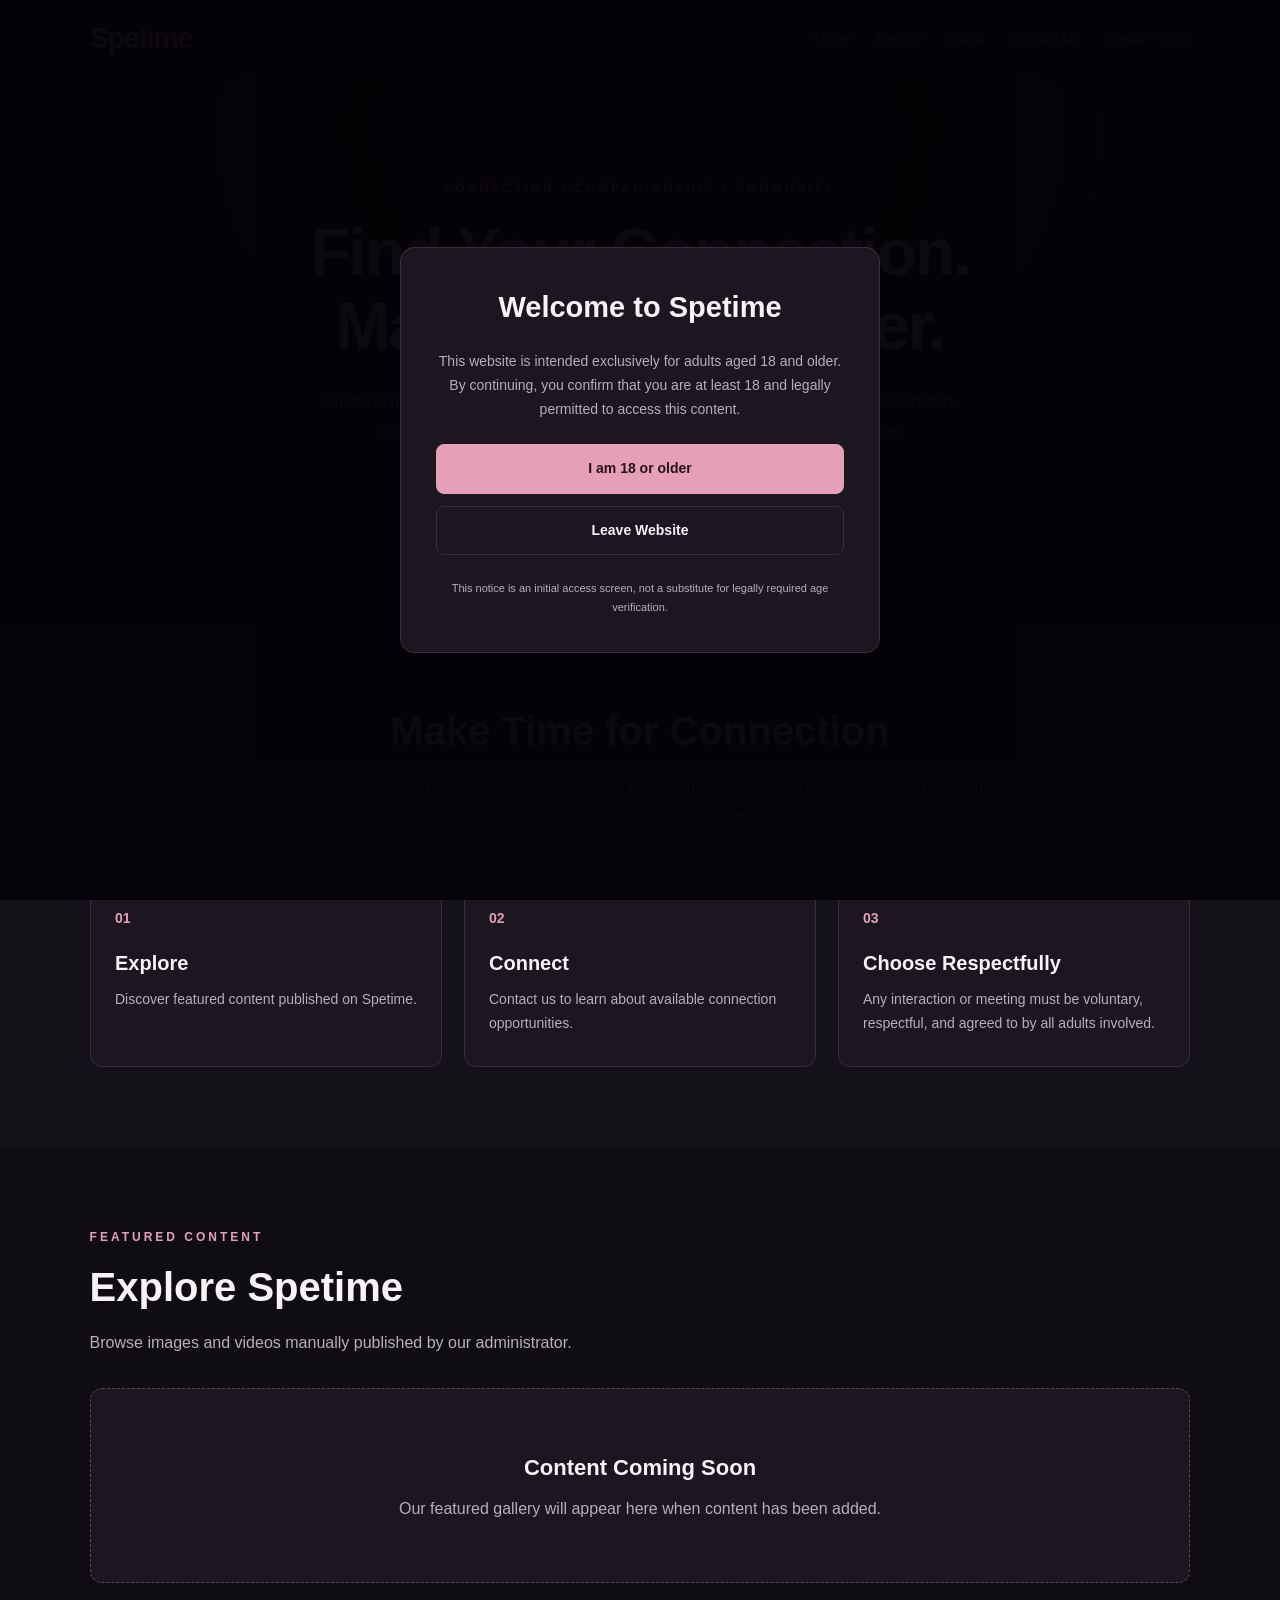
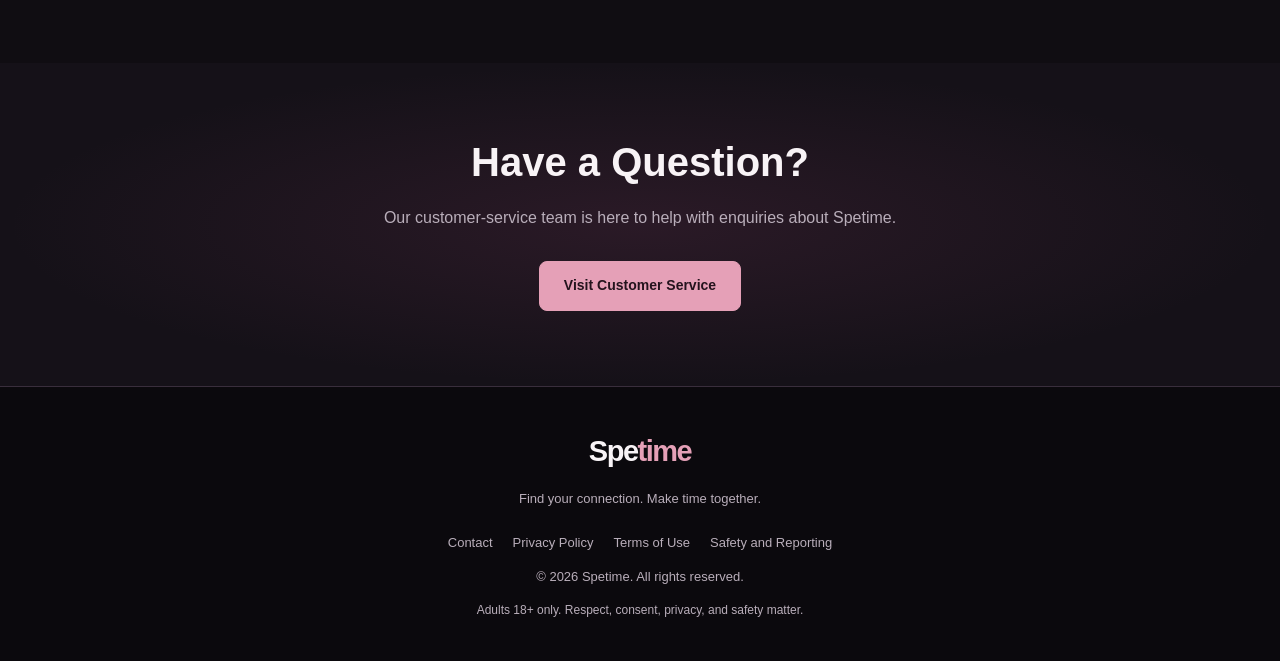
<file: index.html>
<!DOCTYPE html>
<html lang="en">
<head>
    <meta charset="UTF-8">
    <meta name="viewport" content="width=device-width, initial-scale=1.0">

    <title>Spetime | Find Your Connection</title>

    <meta name="description"
          content="Spetime helps adults discover companionship and connect with nearby people for enjoyable time together.">

    <link rel="stylesheet" href="index.css">
</head>

<body>

    <!-- ADULT ACCESS NOTICE -->
    <div id="age-notice" class="age-notice">
        <div class="age-box">
            <h2>Welcome to Spetime</h2>

            <p>
                This website is intended exclusively for adults aged 18
                and older. By continuing, you confirm that you are at
                least 18 and legally permitted to access this content.
            </p>

            <button id="enter-site">I am 18 or older</button>

            <button id="leave-site" class="secondary-button">
                Leave Website
            </button>

            <p class="small-text">
                This notice is an initial access screen, not a substitute
                for legally required age verification.
            </p>
        </div>
    </div>

    <!-- HEADER -->
    <header class="site-header">

        <a href="index.html" class="logo">Spe<span>time</span></a>

        <nav>
            <a href="index.html">Home</a>
            <a href="gallery.html">Explore</a>
            <a href="about.html">About</a>
            <a href="contact.html">Contact Us</a>
        <a href="create-profile.html" class="creator-button">
    Create Profile
</a>
        </nav>

    </header>

    <!-- HERO SECTION -->
    <main>

        <section id="home" class="hero">

            <p class="eyebrow">CONNECTION • COMPANIONSHIP • COMMUNITY</p>

            <h1>Find Your Connection.<br>Make Time Together.</h1>

            <p class="hero-description">
                Spetime helps adults discover nearby men and women
                interested in companionship, conversation, and spending
                enjoyable time together by mutual choice.
            </p>

            <div class="hero-buttons">
                <a href="gallery.html" class="primary-button">
                    Explore Gallery
                </a>

                <a href="contact.html" class="outline-button">
                    Contact Us
                </a>
            </div>

        </section>

        <!-- HOW IT WORKS -->
        <section id="about" class="about-section">

            <h2>Make Time for Connection</h2>

            <p>
                Browse featured images and videos published by Spetime.
                If you have questions or want to learn more, contact our
                team through our customer-service page.
            </p>

            <div class="feature-grid">

                <article class="feature-card">
                    <span class="feature-icon">01</span>
                    <h3>Explore</h3>
                    <p>
                        Discover featured content published on Spetime.
                    </p>
                </article>

                <article class="feature-card">
                    <span class="feature-icon">02</span>
                    <h3>Connect</h3>
                    <p>
                        Contact us to learn about available connection
                        opportunities.
                    </p>
                </article>

                <article class="feature-card">
                    <span class="feature-icon">03</span>
                    <h3>Choose Respectfully</h3>
                    <p>
                        Any interaction or meeting must be voluntary,
                        respectful, and agreed to by all adults involved.
                    </p>
                </article>

            </div>

        </section>

        <!-- IMAGE AND VIDEO GALLERY -->
        <section id="gallery" class="gallery-section">

            <div class="section-heading">
                <div>
                    <p class="eyebrow">FEATURED CONTENT</p>
                    <h2>Explore Spetime</h2>
                </div>
            </div>

            <p class="section-description">
                Browse images and videos manually published by our
                administrator.
            </p>

            <div id="media-gallery" class="media-grid">

                <!--
                    ADD YOUR PUBLISHED IMAGE OR VIDEO CARDS HERE.

                    Only publish lawful content featuring consenting adults.
                    Confirm the necessary permissions before publishing.
                -->

                <div class="empty-gallery">
                    <h3>Content Coming Soon</h3>

                    <p>
                        Our featured gallery will appear here when content
                        has been added.
                    </p>
                </div>

            </div>

        </section>

        <!-- CONTACT SECTION -->
        <section class="contact-section">

            <h2>Have a Question?</h2>

            <p>
                Our customer-service team is here to help with enquiries
                about Spetime.
            </p>

            <a href="contact.html" class="primary-button">
                Visit Customer Service
            </a>

        </section>

    </main>

    <!-- FOOTER -->
    <footer class="site-footer">

        <a href="index.html" class="logo">Spe<span>time</span></a>

        <p>
            Find your connection. Make time together.
        </p>

        <div class="footer-links">
            <a href="contact.html">Contact</a>
            <a href="privacy.html">Privacy Policy</a>
            <a href="terms.html">Terms of Use</a>
            <a href="safety.html">Safety and Reporting</a>
        </div>

        <p class="copyright">
            &copy; <span id="current-year">2026</span> Spetime.
            All rights reserved.
        </p>

        <p class="disclaimer">
            Adults 18+ only. Respect, consent, privacy, and safety matter.
        </p>

    </footer>

    <script src="index.js"></script>

</body>
</html>
</file>
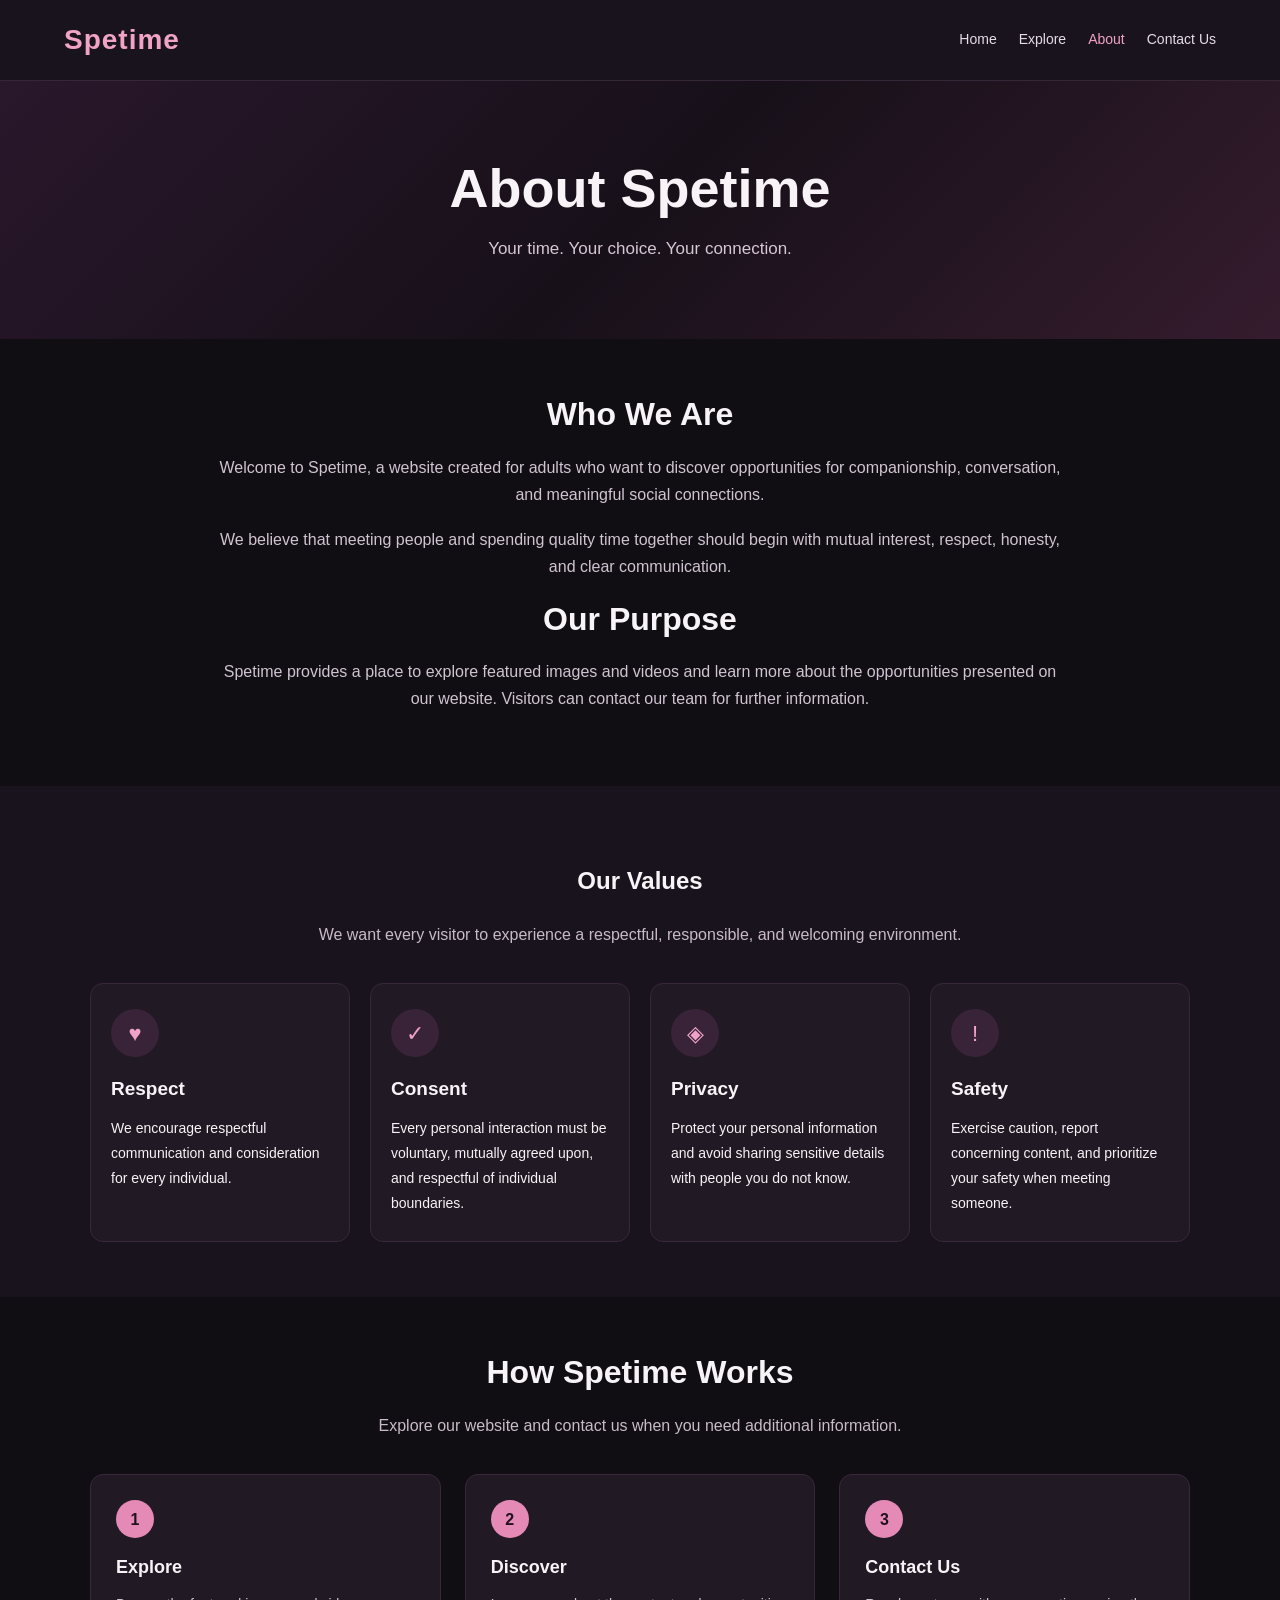
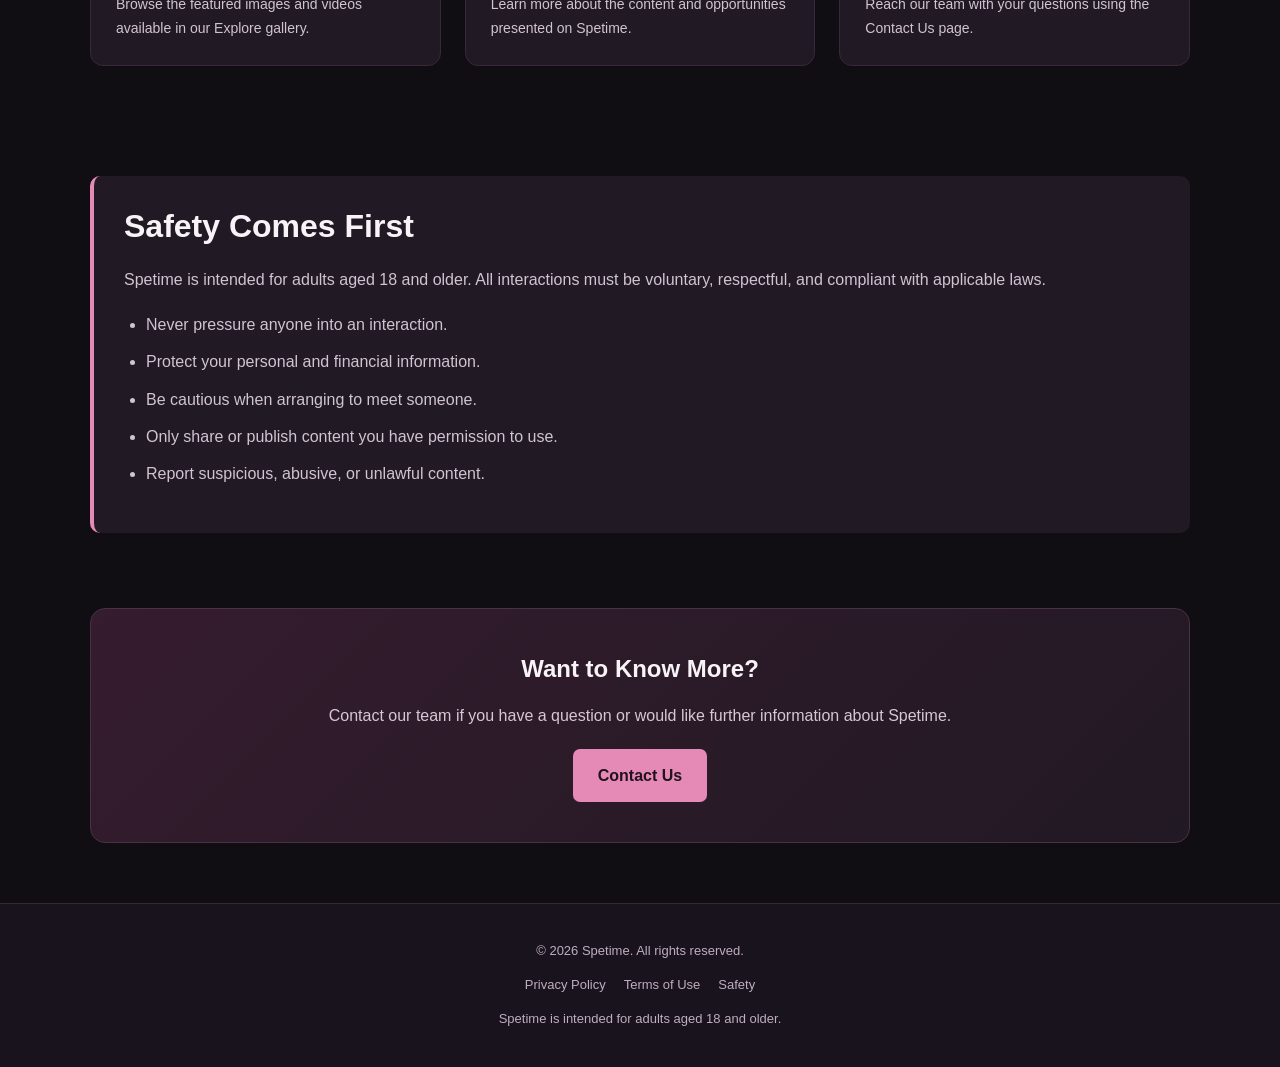
<file: about.html>
<!DOCTYPE html>
<html lang="en">
<head>
    <meta charset="UTF-8">
    <meta name="viewport" content="width=device-width, initial-scale=1.0">

    <title>About Us | Spetime</title>

    <meta name="description" content="Learn about Spetime, a platform for adults interested in companionship, conversation, and meaningful social connections.">

    <link rel="stylesheet" href="about.css">
</head>

<body class="about-page">

    <!-- HEADER -->
    <header class="about-header">
        <div class="about-header-inner">

            <a href="index.html" class="about-logo">Spetime</a>

            <nav class="about-nav" aria-label="Main navigation">
                <a href="index.html">Home</a>
                <a href="gallery.html">Explore</a>
                <a href="about.html" aria-current="page">About</a>
                <a href="contact.html">Contact Us</a>
            </nav>

        </div>
    </header>

    <main>

        <!-- HERO -->
        <section class="about-hero">
            <div class="about-hero-content">

                <h1>About Spetime</h1>

                <p>Your time. Your choice. Your connection.</p>

            </div>
        </section>

        <!-- INTRODUCTION -->
        <section class="about-section">
            <div class="about-container">

                <div class="about-intro">

                    <h2>Who We Are</h2>

                    <p>
                        Welcome to Spetime, a website created for adults
                        who want to discover opportunities for
                        companionship, conversation, and meaningful
                        social connections.
                    </p>

                    <p>
                        We believe that meeting people and spending
                        quality time together should begin with mutual
                        interest, respect, honesty, and clear
                        communication.
                    </p>

                    <h2>Our Purpose</h2>

                    <p>
                        Spetime provides a place to explore featured
                        images and videos and learn more about the
                        opportunities presented on our website.
                        Visitors can contact our team for further
                        information.
                    </p>

                </div>

            </div>
        </section>

        <!-- OUR VALUES -->
        <section class="about-values">
            <div class="about-container">

                <div class="about-section-heading">
                    <h2>Our Values</h2>

                    <p>
                        We want every visitor to experience a respectful,
                        responsible, and welcoming environment.
                    </p>
                </div>

                <div class="about-values-grid">

                    <article class="about-value-card">
                        <div class="about-value-icon" aria-hidden="true">
                            ♥
                        </div>

                        <h3>Respect</h3>

                        <p>
                            We encourage respectful communication and
                            consideration for every individual.
                        </p>
                    </article>

                    <article class="about-value-card">
                        <div class="about-value-icon" aria-hidden="true">
                            ✓
                        </div>

                        <h3>Consent</h3>

                        <p>
                            Every personal interaction must be
                            voluntary, mutually agreed upon, and
                            respectful of individual boundaries.
                        </p>
                    </article>

                    <article class="about-value-card">
                        <div class="about-value-icon" aria-hidden="true">
                            ◈
                        </div>

                        <h3>Privacy</h3>

                        <p>
                            Protect your personal information and avoid
                            sharing sensitive details with people you
                            do not know.
                        </p>
                    </article>

                    <article class="about-value-card">
                        <div class="about-value-icon" aria-hidden="true">
                            !
                        </div>

                        <h3>Safety</h3>

                        <p>
                            Exercise caution, report concerning content,
                            and prioritize your safety when meeting
                            someone.
                        </p>
                    </article>

                </div>

            </div>
        </section>

        <!-- HOW IT WORKS -->
        <section class="about-section">
            <div class="about-container">

                <div class="about-section-heading">
                    <h2>How Spetime Works</h2>

                    <p>
                        Explore our website and contact us when you
                        need additional information.
                    </p>
                </div>

                <div class="about-steps">

                    <article class="about-step">
                        <span class="about-step-number">1</span>

                        <h3>Explore</h3>

                        <p>
                            Browse the featured images and videos
                            available in our Explore gallery.
                        </p>
                    </article>

                    <article class="about-step">
                        <span class="about-step-number">2</span>

                        <h3>Discover</h3>

                        <p>
                            Learn more about the content and
                            opportunities presented on Spetime.
                        </p>
                    </article>

                    <article class="about-step">
                        <span class="about-step-number">3</span>

                        <h3>Contact Us</h3>

                        <p>
                            Reach our team with your questions
                            using the Contact Us page.
                        </p>
                    </article>

                </div>

            </div>
        </section>

        <!-- SAFETY -->
        <section class="about-section">
            <div class="about-container">

                <div class="about-safety" id="about-safety-notice">

                    <h2>Safety Comes First</h2>

                    <p>
                        Spetime is intended for adults aged 18 and older.
                        All interactions must be voluntary, respectful,
                        and compliant with applicable laws.
                    </p>

                    <ul>
                        <li>Never pressure anyone into an interaction.</li>
                        <li>Protect your personal and financial information.</li>
                        <li>Be cautious when arranging to meet someone.</li>
                        <li>Only share or publish content you have permission to use.</li>
                        <li>Report suspicious, abusive, or unlawful content.</li>
                    </ul>

                </div>

            </div>
        </section>

        <!-- CONTACT CTA -->
        <section class="about-container">
            <div class="about-cta">

                <h2>Want to Know More?</h2>

                <p>
                    Contact our team if you have a question or would
                    like further information about Spetime.
                </p>

                <a href="contact.html" class="about-button">
                    Contact Us
                </a>

            </div>
        </section>

    </main>

    <!-- FOOTER -->
    <footer class="about-footer">

        <p>
            &copy; <span id="current-year"></span> Spetime.
            All rights reserved.
        </p>

        <div class="about-footer-links">
            <a href="privacy.html">Privacy Policy</a>
            <a href="terms.html">Terms of Use</a>
            <a href="safety.html">Safety</a>
        </div>

        <p>
            Spetime is intended for adults aged 18 and older.
        </p>

    </footer>

    <script src="about.js"></script>

</body>
</html>
</file>
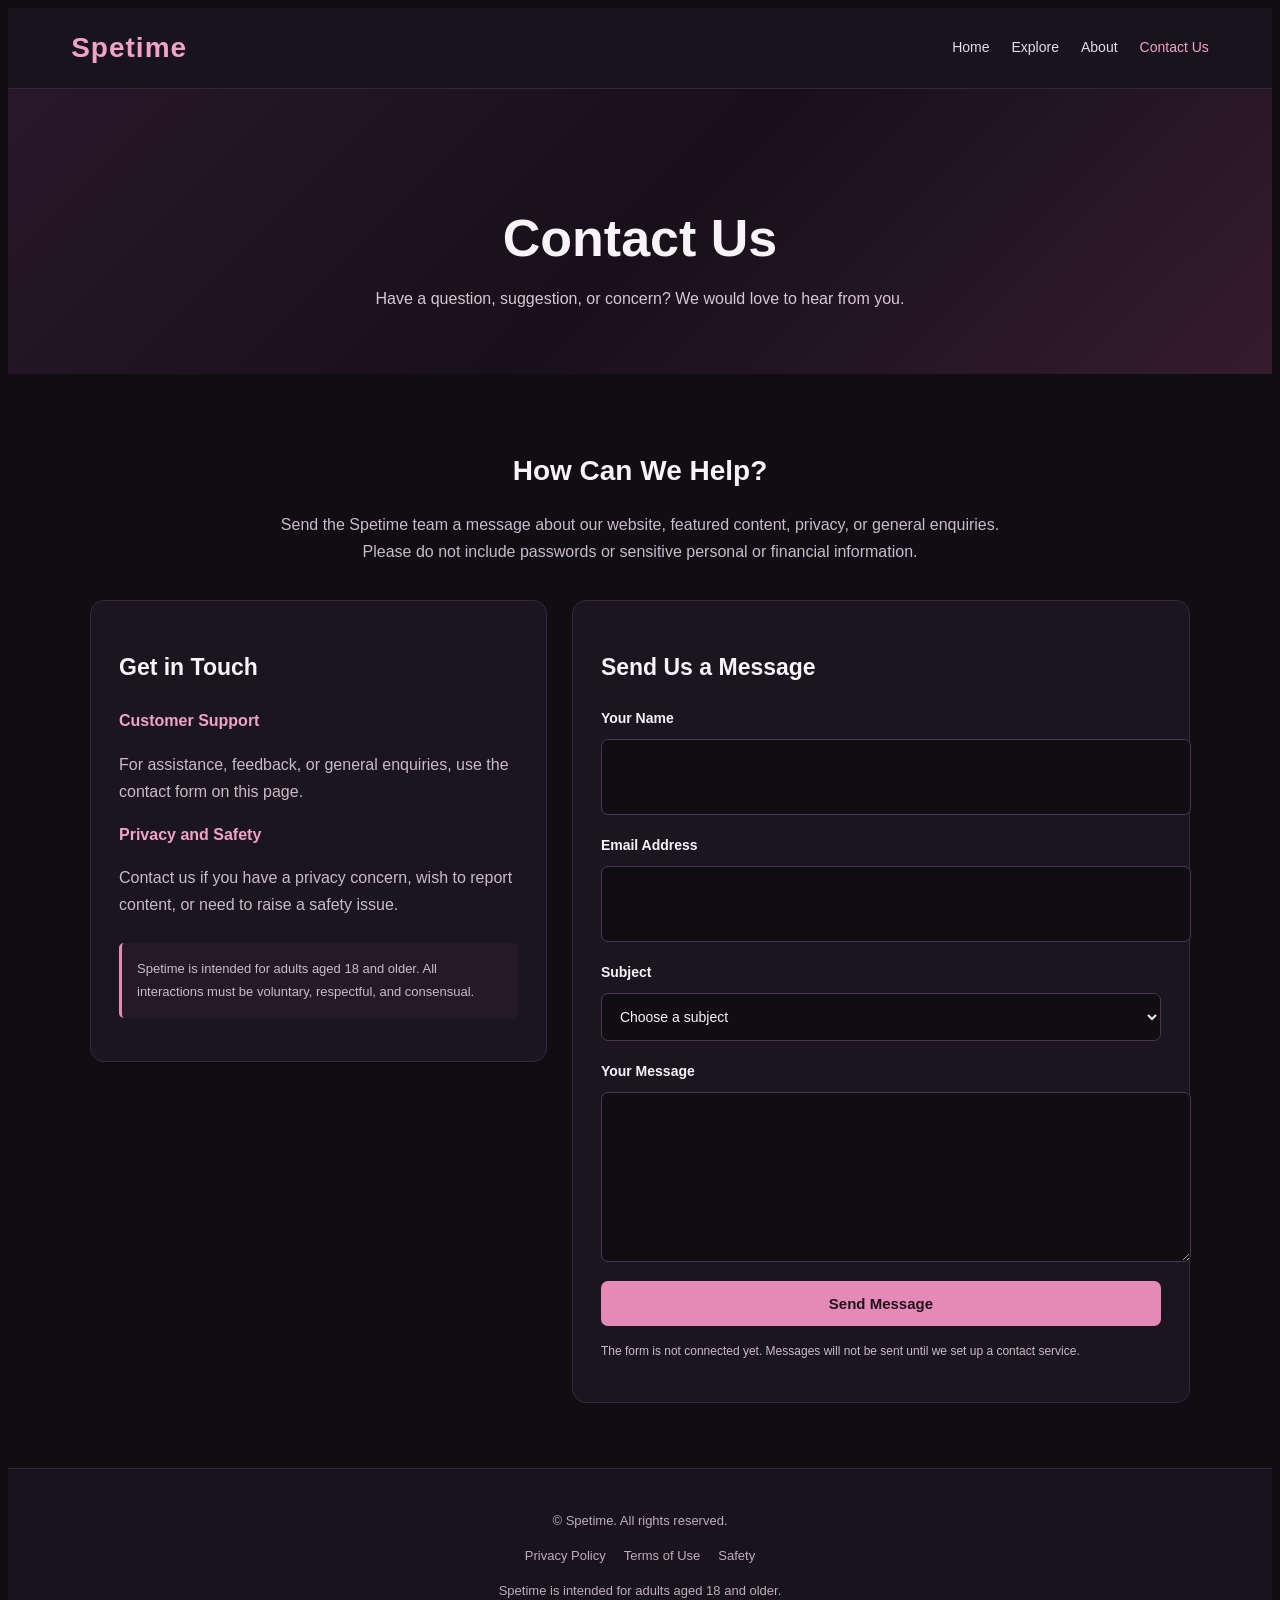
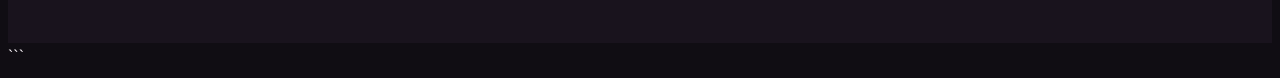
<file: contact.html>
<!DOCTYPE html>
<html lang="en">
<head>
    <meta charset="UTF-8">
    <meta name="viewport" content="width=device-width, initial-scale=1.0">

    <title>Contact Us | Spetime</title>

    <meta name="description" content="Contact the Spetime team for questions, feedback, and support.">

    <link rel="stylesheet" href="contact.css">
</head>

<body class="contact-page">

    <header class="contact-header">
        <div class="contact-header-inner">
            <a href="index.html" class="contact-logo">Spetime</a>

            <nav class="contact-nav">
                <a href="index.html">Home</a>
                <a href="gallery.html">Explore</a>
                <a href="about.html">About</a>
                <a href="contact.html" aria-current="page">Contact Us</a>
            </nav>
        </div>
    </header>

    <main>
        <section class="contact-hero">
            <h1>Contact Us</h1>
            <p>
                Have a question, suggestion, or concern?
                We would love to hear from you.
            </p>
        </section>

        <section class="contact-container">

            <div class="contact-intro">
                <h2>How Can We Help?</h2>
                <p>
                    Send the Spetime team a message about our website,
                    featured content, privacy, or general enquiries.
                    Please do not include passwords or sensitive
                    personal or financial information.
                </p>
            </div>

            <div class="contact-layout">

                <div class="contact-info">
                    <h2>Get in Touch</h2>

                    <p>
                        <strong>Customer Support</strong>
                    </p>
                    <p>
                        For assistance, feedback, or general enquiries,
                        use the contact form on this page.
                    </p>

                    <p>
                        <strong>Privacy and Safety</strong>
                    </p>
                    <p>
                        Contact us if you have a privacy concern,
                        wish to report content, or need to raise
                        a safety issue.
                    </p>

                    <p class="contact-note">
                        Spetime is intended for adults aged 18 and older.
                        All interactions must be voluntary, respectful,
                        and consensual.
                    </p>
                </div>

                <div class="contact-form-card">
                    <h2>Send Us a Message</h2>

                    <form id="contact-form">

                        <div class="contact-field">
                            <label for="contact-name">Your Name</label>
                            <input
                                type="text"
                                id="contact-name"
                                name="name"
                                maxlength="100"
                                autocomplete="name"
                                required
                            >
                        </div>

                        <div class="contact-field">
                            <label for="contact-email">Email Address</label>
                            <input
                                type="email"
                                id="contact-email"
                                name="email"
                                maxlength="254"
                                autocomplete="email"
                                required
                            >
                        </div>

                        <div class="contact-field">
                            <label for="contact-subject">Subject</label>
                            <select
                                id="contact-subject"
                                name="subject"
                                required
                            >
                                <option value="">Choose a subject</option>
                                <option value="General enquiry">General enquiry</option>
                                <option value="Website feedback">Website feedback</option>
                                <option value="Privacy concern">Privacy concern</option>
                                <option value="Safety report">Safety report</option>
                                <option value="Content report">Content report</option>
                                <option value="Other">Other</option>
                            </select>
                        </div>

                        <div class="contact-field">
                            <label for="contact-message">Your Message</label>
                            <textarea
                                id="contact-message"
                                name="message"
                                rows="6"
                                maxlength="3000"
                                required
                            ></textarea>
                        </div>

                        <button type="submit" class="contact-submit">
                            Send Message
                        </button>

                        <p
                            id="contact-form-status"
                            class="contact-form-status"
                            role="status"
                            aria-live="polite"
                        >
                            The form is not connected yet. Messages will
                            not be sent until we set up a contact service.
                        </p>

                    </form>
                </div>

            </div>
        </section>
    </main>

    <footer class="contact-footer">
        <p>
            &copy; <span id="current-year"></span> Spetime.
            All rights reserved.
        </p>

        <div class="contact-footer-links">
            <a href="privacy.html">Privacy Policy</a>
            <a href="terms.html">Terms of Use</a>
            <a href="safety.html">Safety</a>
        </div>

        <p>Spetime is intended for adults aged 18 and older.</p>
    </footer>

    <script src="contact.js"></script>

</body>
</html>
```
</file>
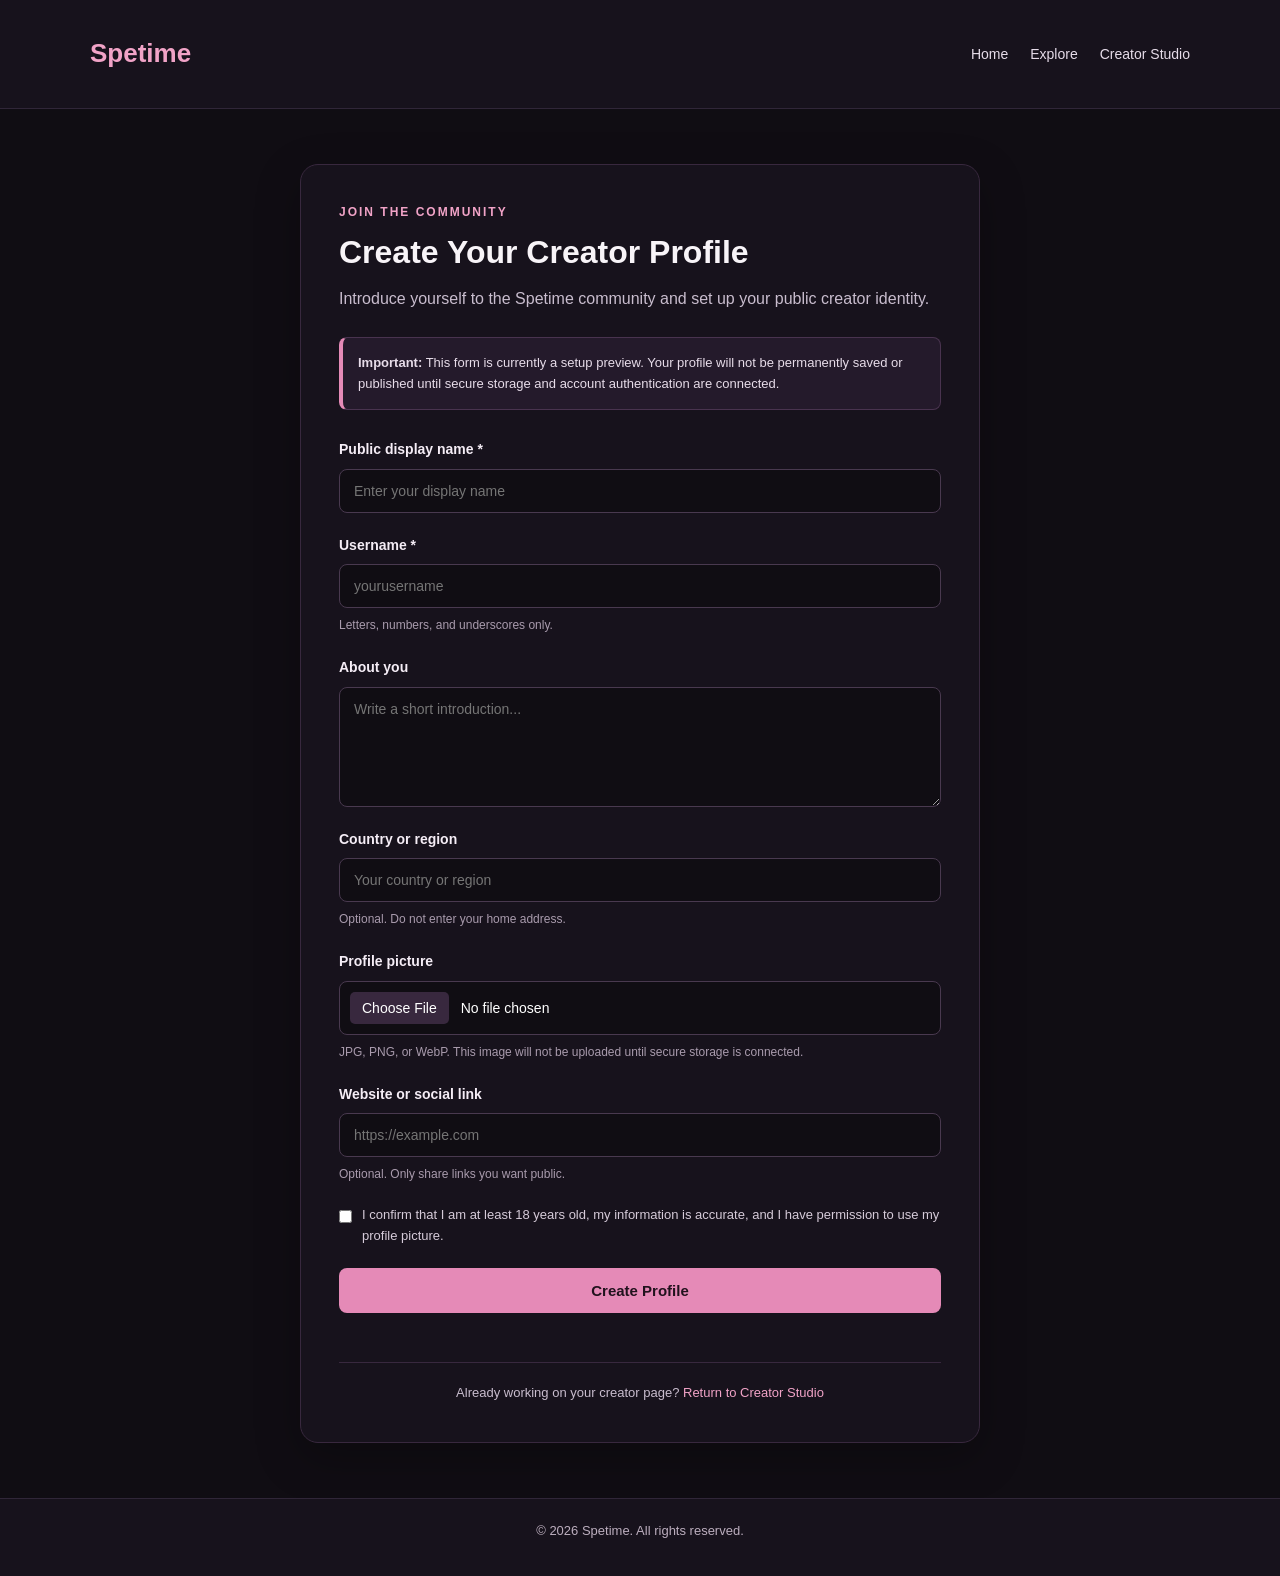
<file: create-profile.html>
<!DOCTYPE html>
<html lang="en">
<head>
    <meta charset="UTF-8">
    <meta name="viewport" content="width=device-width, initial-scale=1.0">

    <title>Create Creator Profile | Spetime</title>

    <link rel="stylesheet" href="creators.css">
    <link rel="stylesheet" href="create-profile.css">
</head>

<body class="creators-page">

    <header class="creators-header">
        <div class="creators-header-inner">
            <a href="index.html" class="creators-logo">Spetime</a>

            <nav class="creators-nav">
                <a href="index.html">Home</a>
                <a href="gallery.html">Explore</a>
                <a href="creators.html">Creator Studio</a>
            </nav>
        </div>
    </header>

    <main class="create-profile-main">

        <section class="create-profile-card">

            <p class="creators-eyebrow">JOIN THE COMMUNITY</p>

            <h1>Create Your Creator Profile</h1>

            <p class="create-profile-intro">
                Introduce yourself to the Spetime community and set up
                your public creator identity.
            </p>

            <div class="create-profile-notice">
                <strong>Important:</strong>
                This form is currently a setup preview. Your profile will
                not be permanently saved or published until secure storage
                and account authentication are connected.
            </div>

            <form id="creator-profile-form">

                <div class="create-profile-field">
                    <label for="creator-display-name">
                        Public display name *
                    </label>
                    <input
                        type="text"
                        id="creator-display-name"
                        name="display_name"
                        placeholder="Enter your display name"
                        maxlength="60"
                        required
                    >
                </div>

                <div class="create-profile-field">
                    <label for="creator-username">Username *</label>
                    <input
                        type="text"
                        id="creator-username"
                        name="username"
                        placeholder="yourusername"
                        minlength="3"
                        maxlength="30"
                        pattern="[A-Za-z0-9_]+"
                        required
                    >
                    <small>Letters, numbers, and underscores only.</small>
                </div>

                <div class="create-profile-field">
                    <label for="creator-bio">About you</label>
                    <textarea
                        id="creator-bio"
                        name="bio"
                        rows="5"
                        maxlength="500"
                        placeholder="Write a short introduction..."
                    ></textarea>
                </div>

                <div class="create-profile-field">
                    <label for="creator-location">Country or region</label>
                    <input
                        type="text"
                        id="creator-location"
                        name="location"
                        maxlength="80"
                        placeholder="Your country or region"
                    >
                    <small>Optional. Do not enter your home address.</small>
                </div>

                <div class="create-profile-field">
                    <label for="creator-profile-image">Profile picture</label>
                    <input
                        type="file"
                        id="creator-profile-image"
                        name="profile_image"
                        accept="image/jpeg,image/png,image/webp"
                    >
                    <small>
                        JPG, PNG, or WebP. This image will not be uploaded
                        until secure storage is connected.
                    </small>
                </div>

                <div class="create-profile-field">
                    <label for="creator-social-link">
                        Website or social link
                    </label>
                    <input
                        type="url"
                        id="creator-social-link"
                        name="social_link"
                        placeholder="https://example.com"
                    >
                    <small>Optional. Only share links you want public.</small>
                </div>

                <label class="create-profile-consent">
                    <input
                        type="checkbox"
                        id="creator-profile-consent"
                        required
                    >
                    <span>
                        I confirm that I am at least 18 years old, my
                        information is accurate, and I have permission
                        to use my profile picture.
                    </span>
                </label>

                <button type="submit" class="creator-button">
                    Create Profile
                </button>

                <p
                    id="creator-profile-message"
                    role="status"
                    aria-live="polite"
                ></p>

            </form>

            <p class="create-profile-back">
                Already working on your creator page?
                <a href="creators.html">Return to Creator Studio</a>
            </p>

        </section>

    </main>

    <footer class="creators-footer">
        <p>&copy; 2026 Spetime. All rights reserved.</p>
    </footer>

    <script src="create-profile.js"></script>
</body>
</html>
</file>
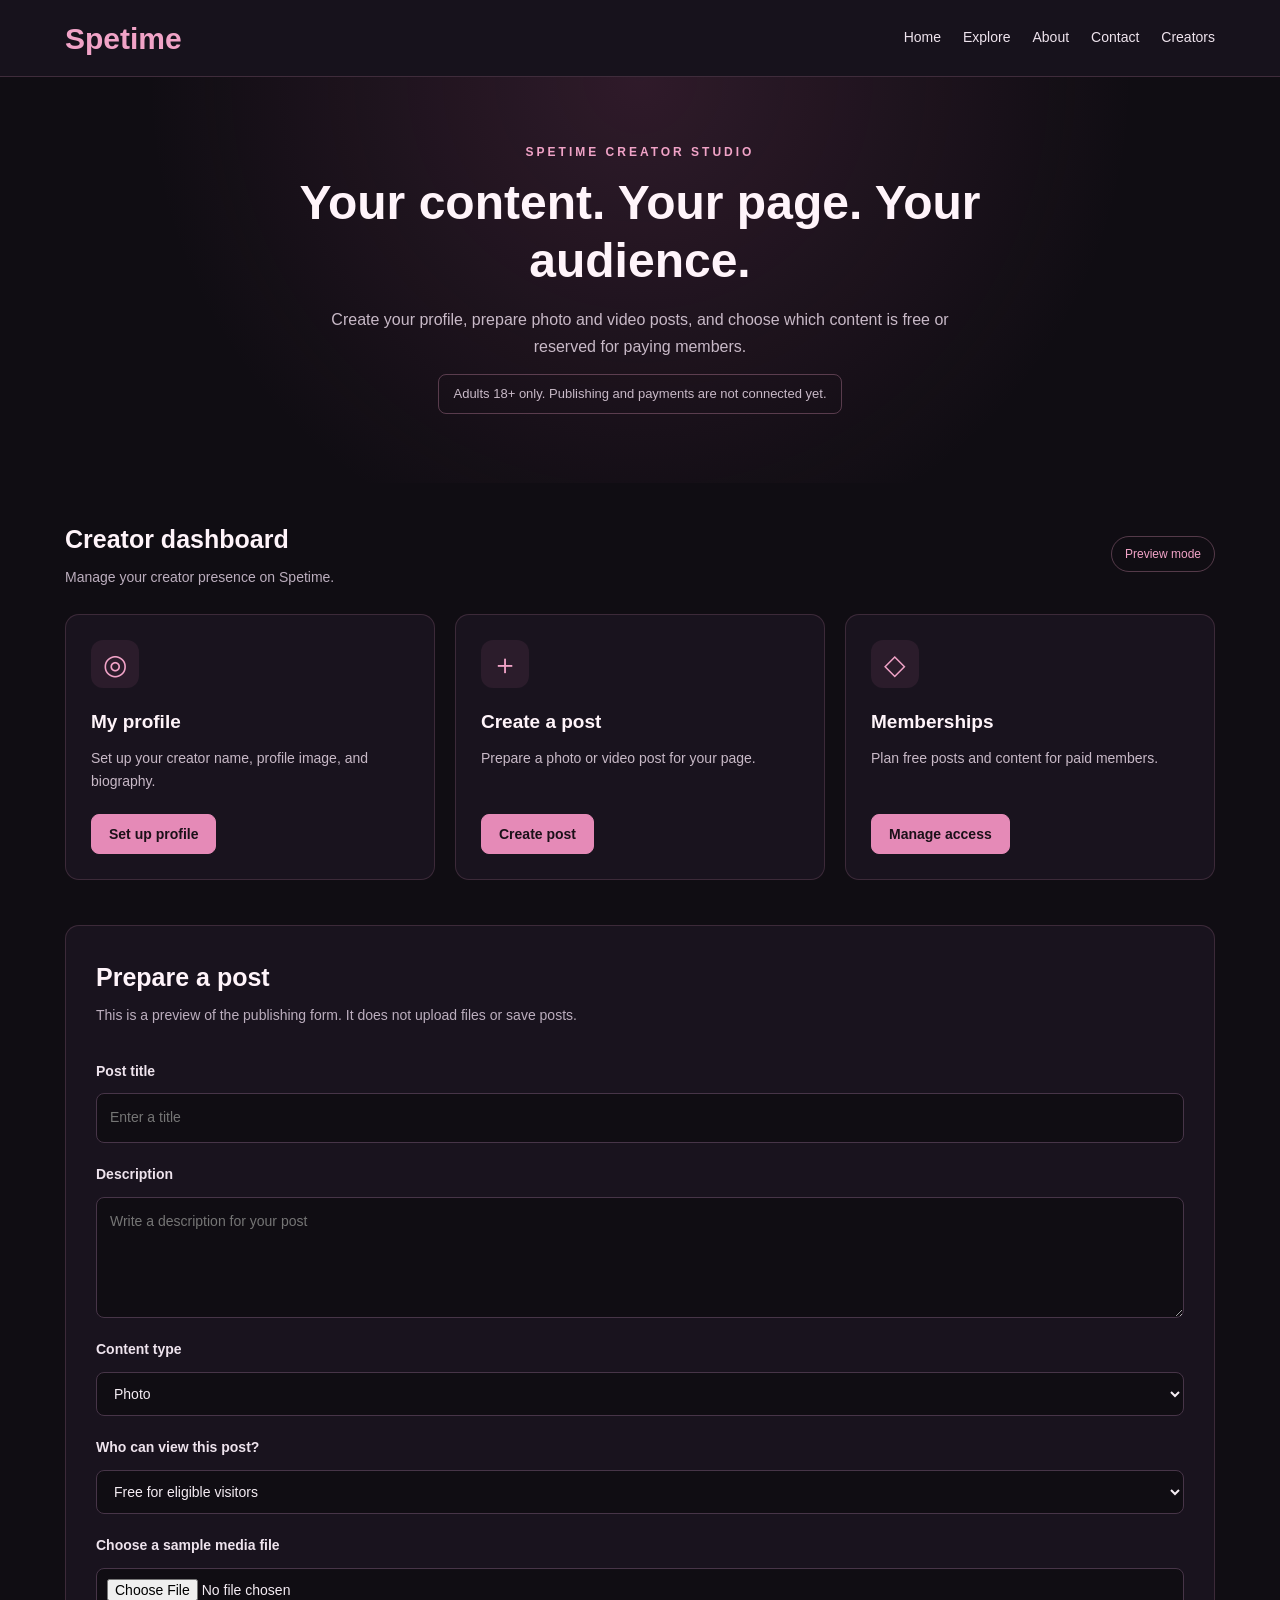
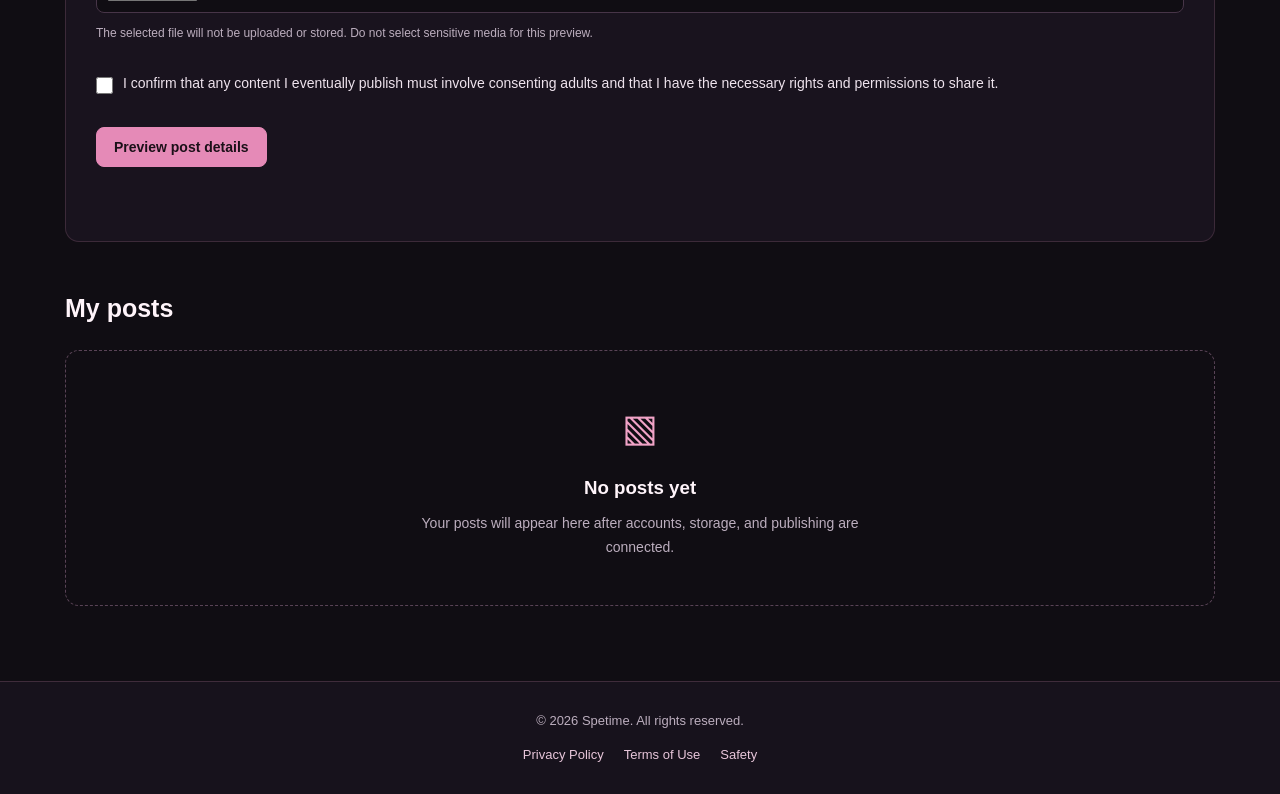
<file: creators.html>
<!DOCTYPE html>
<html lang="en">
<head>
    <meta charset="UTF-8">
    <meta name="viewport" content="width=device-width, initial-scale=1.0">

    <title>Creator Studio | Spetime</title>

    <meta name="description"
        content="Spetime Creator Studio for adult creators to manage profiles and prepare photo and video posts.">

    <link rel="stylesheet" href="creators.css">
</head>

<body class="creators-page">

    <header class="creators-header">
        <div class="creators-header-inner">
            <a href="index.html" class="creators-logo">Spetime</a>

            <nav class="creators-nav" aria-label="Main navigation">
                <a href="index.html">Home</a>
                <a href="gallery.html">Explore</a>
                <a href="about.html">About</a>
                <a href="contact.html">Contact</a>
                <a href="creators.html">Creators</a>
                
            </nav>
        </div>
    </header>

    <main class="creators-main">

        <section class="creators-hero">
            <p class="creators-eyebrow">SPETIME CREATOR STUDIO</p>
            <h1>Your content. Your page. Your audience.</h1>
            <p>
                Create your profile, prepare photo and video posts,
                and choose which content is free or reserved for paying members.
            </p>
            <p class="creators-notice">
                Adults 18+ only. Publishing and payments are not connected yet.
            </p>
        </section>

        <section class="creators-dashboard">

            <div class="creators-section-heading">
                <div>
                    <h2>Creator dashboard</h2>
                    <p>Manage your creator presence on Spetime.</p>
                </div>
                <span class="creators-status">Preview mode</span>
            </div>

            <div class="creators-cards">

                <article class="creator-card">
                    <span class="creator-card-icon" aria-hidden="true">◎</span>
                    <h3>My profile</h3>
                    <p>Set up your creator name, profile image, and biography.</p>
                    <button type="button" class="creator-button"
                        data-notice="Profile editing will be enabled after creator accounts are connected.">
                        Set up profile
                    </button>
                </article>

                <article class="creator-card">
                    <span class="creator-card-icon" aria-hidden="true">＋</span>
                    <h3>Create a post</h3>
                    <p>Prepare a photo or video post for your page.</p>
                    <button type="button" class="creator-button"
                        data-notice="Real media uploads are disabled until secure storage is configured.">
                        Create post
                    </button>
                </article>

                <article class="creator-card">
                    <span class="creator-card-icon" aria-hidden="true">◇</span>
                    <h3>Memberships</h3>
                    <p>Plan free posts and content for paid members.</p>
                    <button type="button" class="creator-button"
                        data-notice="Paid memberships will be enabled after an approved payment provider is connected.">
                        Manage access
                    </button>
                </article>

            </div>

            <section class="creator-publishing">
                <h2>Prepare a post</h2>
                <p class="creator-help">
                    This is a preview of the publishing form. It does not
                    upload files or save posts.
                </p>

                <form id="creator-post-form">

                    <label for="post-title">Post title</label>
                    <input
                        type="text"
                        id="post-title"
                        name="post-title"
                        maxlength="100"
                        placeholder="Enter a title"
                        required
                    >

                    <label for="post-description">Description</label>
                    <textarea
                        id="post-description"
                        name="post-description"
                        rows="4"
                        maxlength="2000"
                        placeholder="Write a description for your post"
                        required
                    ></textarea>

                    <label for="post-type">Content type</label>
                    <select id="post-type" name="post-type" required>
                        <option value="photo">Photo</option>
                        <option value="video">Video</option>
                    </select>

                    <label for="post-access">Who can view this post?</label>
                    <select id="post-access" name="post-access" required>
                        <option value="free">Free for eligible visitors</option>
                        <option value="paid">Paid members only</option>
                    </select>

                    <div id="post-price-field" hidden>
                        <label for="post-price">Proposed price</label>
                        <input
                            type="number"
                            id="post-price"
                            name="post-price"
                            min="1"
                            step="1"
                            placeholder="Enter a proposed amount"
                        >
                        <p class="creator-help">
                            Preview only. No currency or payment is configured.
                        </p>
                    </div>

                    <label for="post-file">Choose a sample media file</label>
                    <input
                        type="file"
                        id="post-file"
                        name="post-file"
                        accept="image/*,video/*"
                    >
                    <p class="creator-help">
                        The selected file will not be uploaded or stored.
                        Do not select sensitive media for this preview.
                    </p>

                    <label class="creator-consent">
                        <input type="checkbox" id="rights-confirmation" required>
                        <span>
                            I confirm that any content I eventually publish
                            must involve consenting adults and that I have
                            the necessary rights and permissions to share it.
                        </span>
                    </label>

                    <button type="submit" class="creator-button creator-submit">
                        Preview post details
                    </button>

                    <p id="creator-form-status" role="status" aria-live="polite"></p>
                </form>
            </section>

            <section class="creator-posts">
                <h2>My posts</h2>
                <div class="creator-empty-state">
                    <span aria-hidden="true">▧</span>
                    <h3>No posts yet</h3>
                    <p>Your posts will appear here after accounts, storage,
                        and publishing are connected.</p>
                </div>
            </section>

        </section>
    </main>

    <footer class="creators-footer">
        <p>&copy; <span id="current-year">2026</span> Spetime. All rights reserved.</p>
        <nav aria-label="Legal links">
            <a href="privacy.html">Privacy Policy</a>
            <a href="terms.html">Terms of Use</a>
            <a href="safety.html">Safety</a>
        </nav>
    </footer>

    <script src="creators.js"></script>
</body>
</html>
</file>
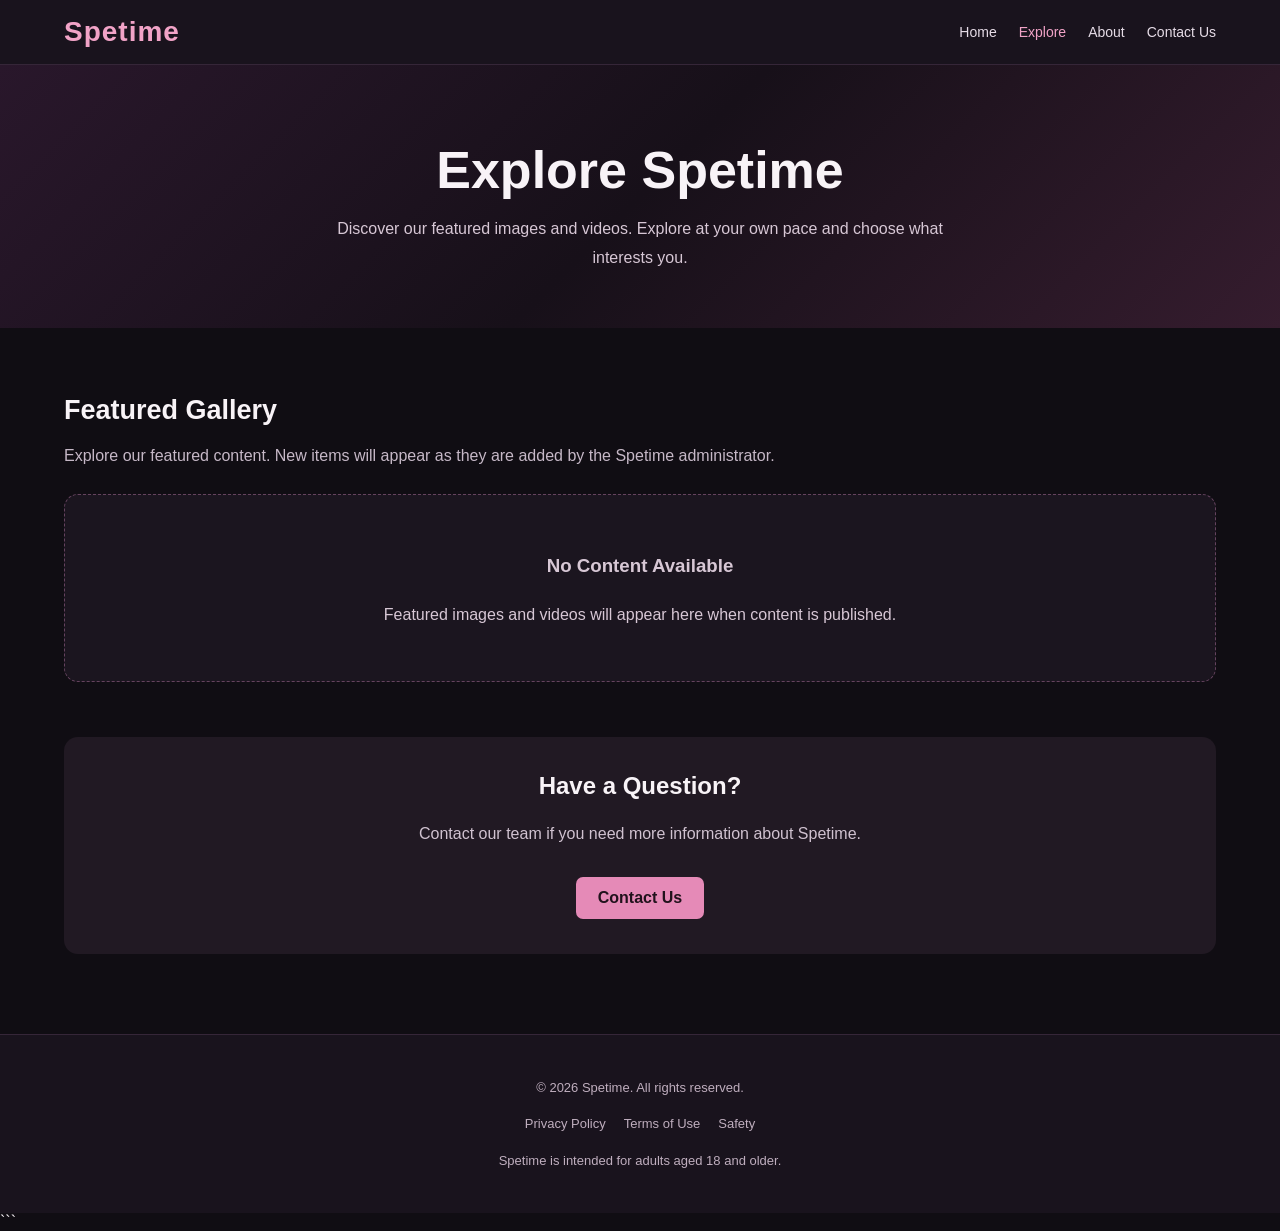
<file: gallery.html>
<!DOCTYPE html>
<html lang="en">
<head>
    <meta charset="UTF-8">
    <meta name="viewport" content="width=device-width, initial-scale=1.0">

    <title>Explore | Spetime</title>

    <meta name="description" content="Explore featured images and videos on Spetime, a website for adults seeking companionship and connection.">

    <link rel="stylesheet" href="gallery.css">
</head>

<body class="gallery-page">

    <header class="gallery-header">
        <div class="gallery-header-inner">
            <a href="index.html" class="gallery-logo">Spetime</a>

            <nav class="gallery-nav">
                <a href="index.html">Home</a>
                <a href="gallery.html" aria-current="page">Explore</a>
                <a href="about.html">About</a>
                <a href="contact.html">Contact Us</a>
            </nav>
        </div>
    </header>

    <main>
        <section class="gallery-hero">
            <h1>Explore Spetime</h1>
            <p>
                Discover our featured images and videos.
                Explore at your own pace and choose what interests you.
            </p>
        </section>

        <section class="gallery-container">

            <div class="gallery-heading">
                <h2>Featured Gallery</h2>
                <p>
                    Explore our featured content. New items will appear
                    as they are added by the Spetime administrator.
                </p>
            </div>

            <div id="gallery-grid" class="gallery-grid">
                <div class="gallery-message">
                    <h3>Content Coming Soon</h3>
                    <p>
                        Our gallery is being prepared.
                        Please check back soon for featured content.
                    </p>
                </div>
            </div>

            <div class="gallery-contact">
                <h2>Have a Question?</h2>
                <p>
                    Contact our team if you need more information
                    about Spetime.
                </p>

                <a href="contact.html" class="gallery-button">
                    Contact Us
                </a>
            </div>

        </section>
    </main>

    <footer class="gallery-footer">
        <p>
            &copy; <span id="current-year"></span> Spetime.
            All rights reserved.
        </p>

        <div class="gallery-footer-links">
            <a href="privacy.html">Privacy Policy</a>
            <a href="terms.html">Terms of Use</a>
            <a href="safety.html">Safety</a>
        </div>

        <p>Spetime is intended for adults aged 18 and older.</p>
    </footer>

    <script src="gallery.js"></script>

</body>
</html>
```
</file>
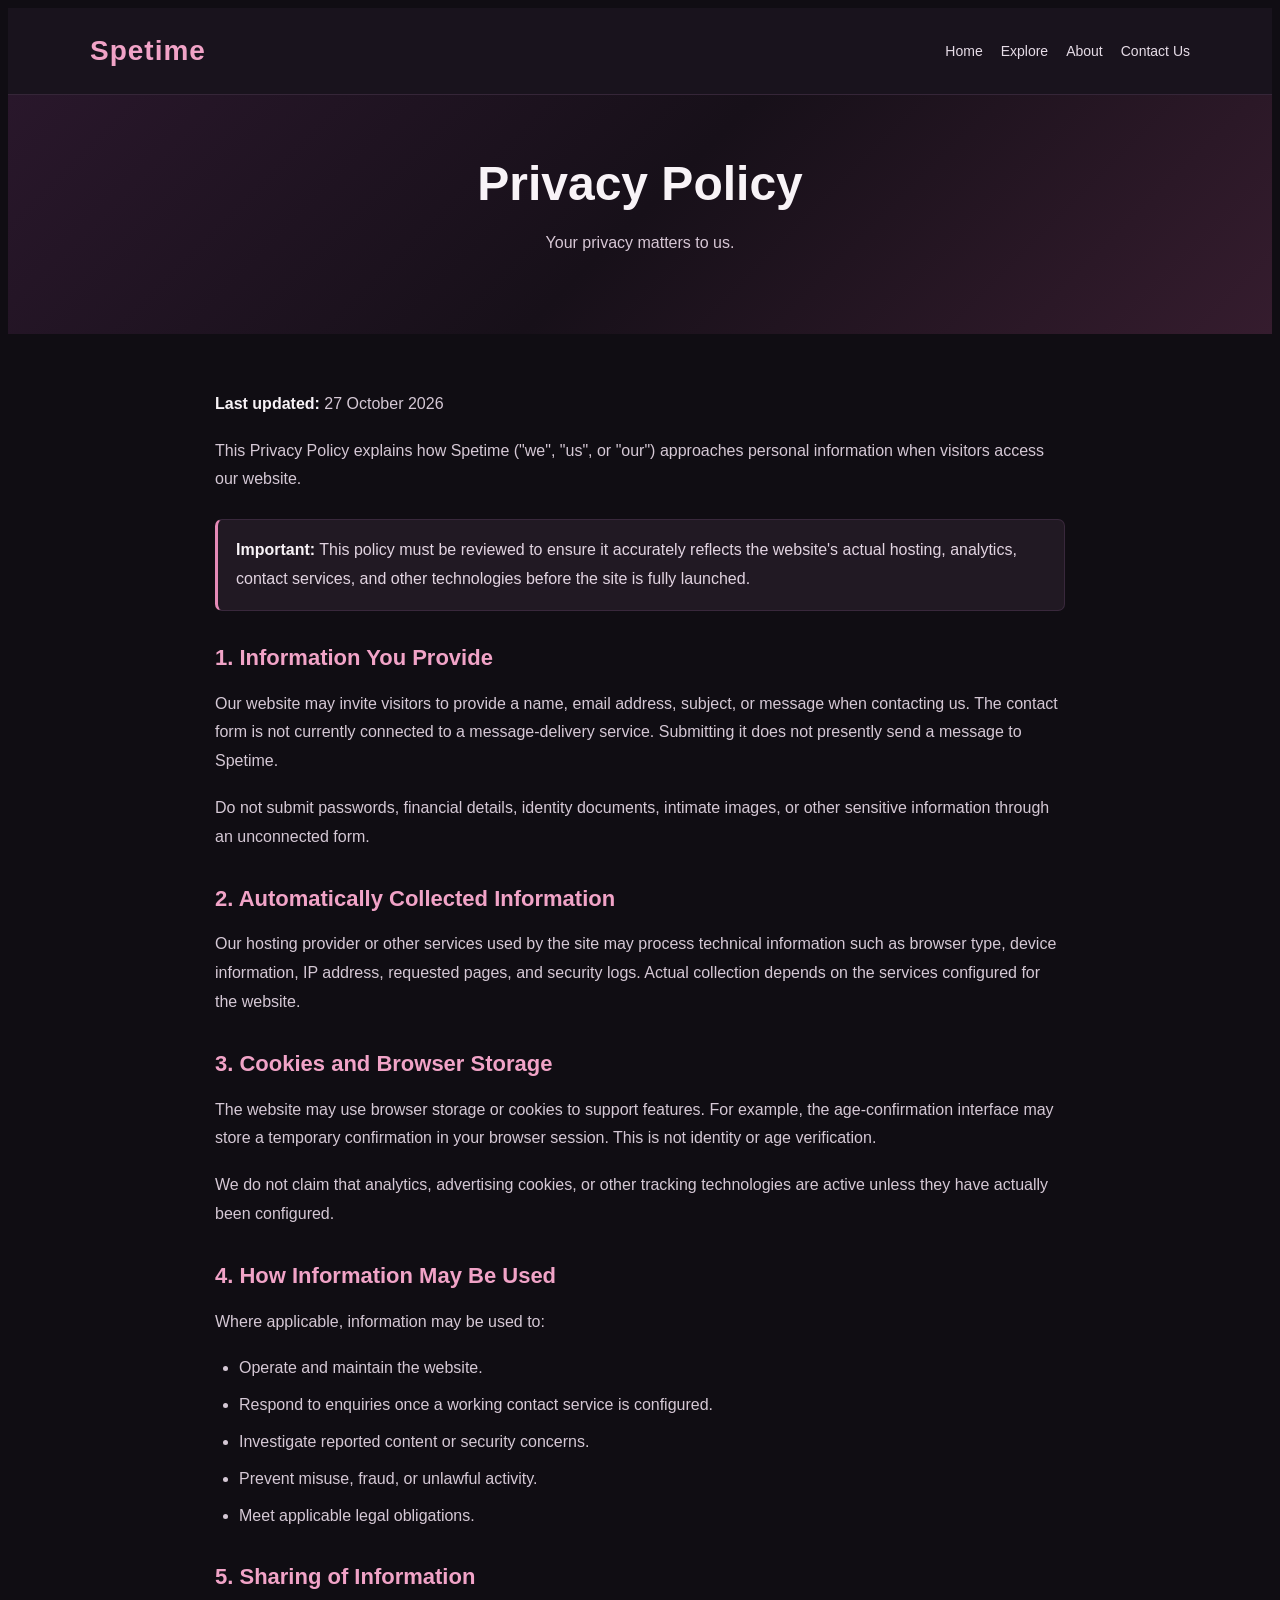
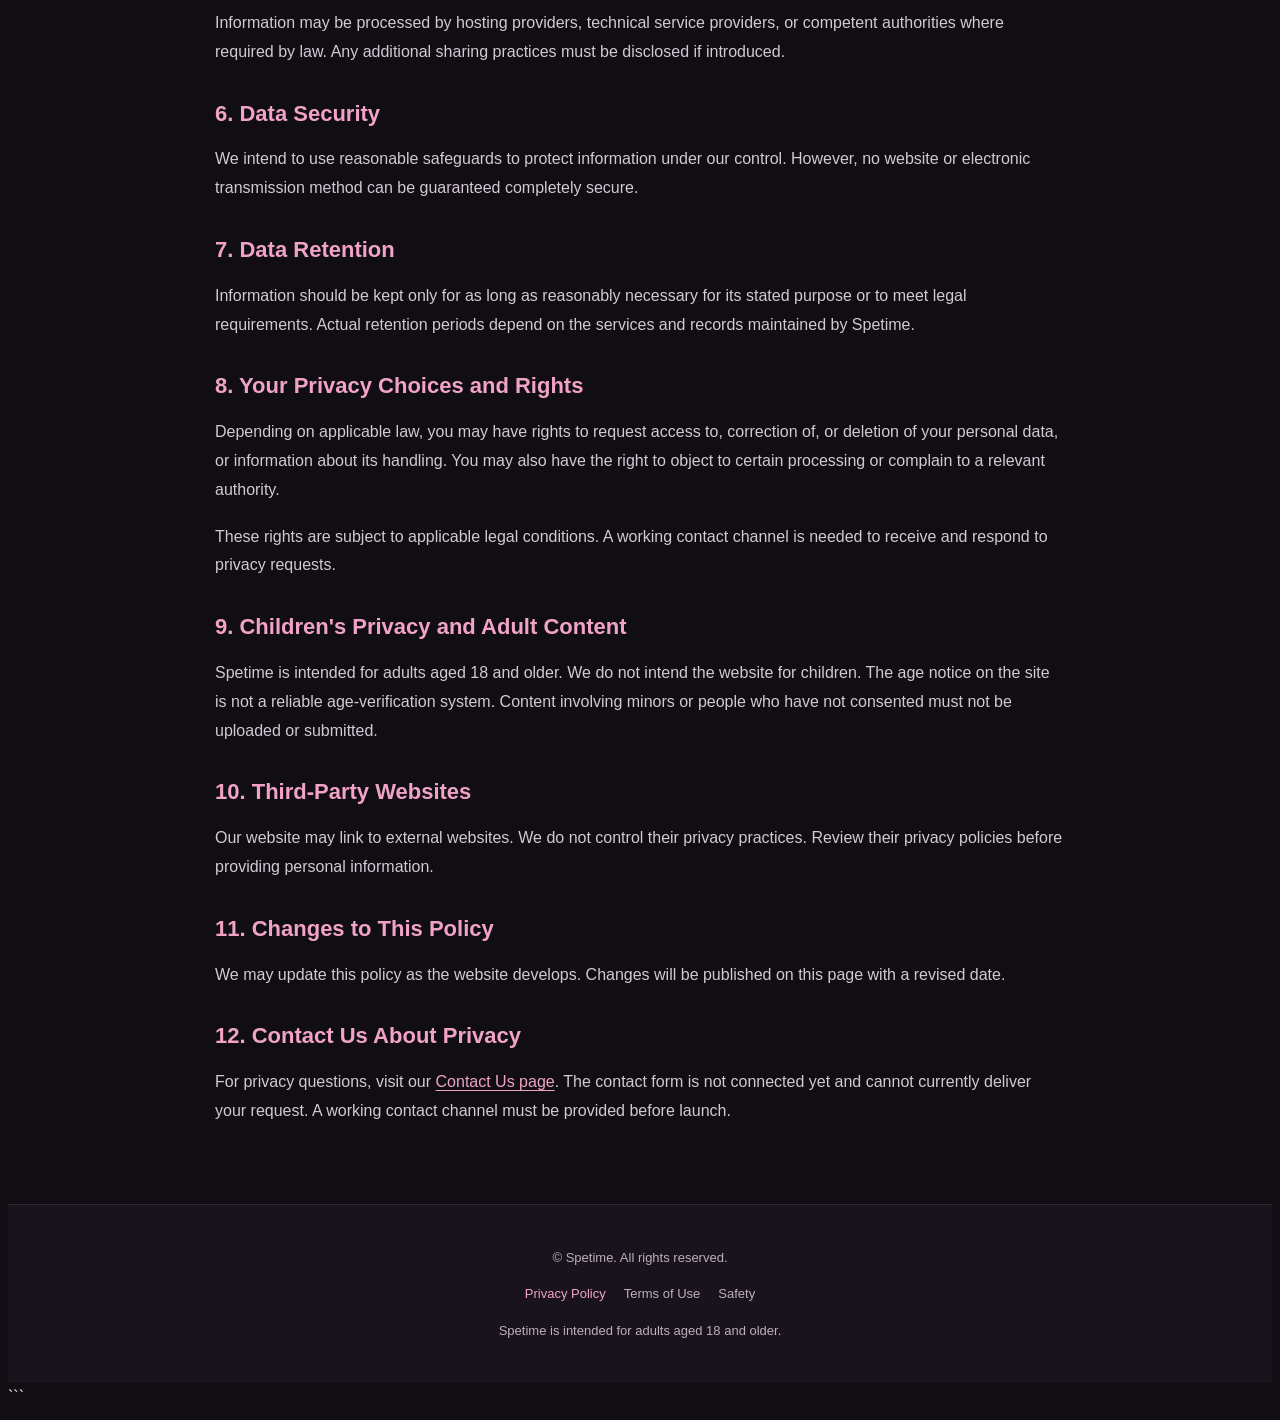
<file: privacy.html>
<!DOCTYPE html>
<html lang="en">
<head>
    <meta charset="UTF-8">
    <meta name="viewport" content="width=device-width, initial-scale=1.0">

    <title>Privacy Policy | Spetime</title>

    <meta name="description" content="Read the Spetime Privacy Policy to understand how personal information is handled when using our website.">

    <link rel="stylesheet" href="privacy.css">
</head>

<body class="privacy-page">

    <header class="privacy-header">
        <div class="privacy-header-inner">
            <a href="index.html" class="privacy-logo">Spetime</a>

            <nav class="privacy-nav">
                <a href="index.html">Home</a>
                <a href="gallery.html">Explore</a>
                <a href="about.html">About</a>
                <a href="contact.html">Contact Us</a>
            </nav>
        </div>
    </header>

    <main>
        <section class="privacy-hero">
            <h1>Privacy Policy</h1>
            <p>Your privacy matters to us.</p>
        </section>

        <article class="privacy-content">

            <p><strong>Last updated:</strong> 27 October 2026</p>

            <p>
                This Privacy Policy explains how Spetime ("we", "us",
                or "our") approaches personal information when visitors
                access our website.
            </p>

            <p class="privacy-note">
                <strong>Important:</strong> This policy must be reviewed
                to ensure it accurately reflects the website's actual
                hosting, analytics, contact services, and other
                technologies before the site is fully launched.
            </p>

            <h2>1. Information You Provide</h2>
            <p>
                Our website may invite visitors to provide a name,
                email address, subject, or message when contacting us.
                The contact form is not currently connected to a
                message-delivery service. Submitting it does not
                presently send a message to Spetime.
            </p>
            <p>
                Do not submit passwords, financial details, identity
                documents, intimate images, or other sensitive
                information through an unconnected form.
            </p>

            <h2>2. Automatically Collected Information</h2>
            <p>
                Our hosting provider or other services used by the site
                may process technical information such as browser type,
                device information, IP address, requested pages, and
                security logs. Actual collection depends on the services
                configured for the website.
            </p>

            <h2>3. Cookies and Browser Storage</h2>
            <p>
                The website may use browser storage or cookies to
                support features. For example, the age-confirmation
                interface may store a temporary confirmation in your
                browser session. This is not identity or age verification.
            </p>
            <p>
                We do not claim that analytics, advertising cookies,
                or other tracking technologies are active unless
                they have actually been configured.
            </p>

            <h2>4. How Information May Be Used</h2>
            <p>Where applicable, information may be used to:</p>
            <ul>
                <li>Operate and maintain the website.</li>
                <li>Respond to enquiries once a working contact service is configured.</li>
                <li>Investigate reported content or security concerns.</li>
                <li>Prevent misuse, fraud, or unlawful activity.</li>
                <li>Meet applicable legal obligations.</li>
            </ul>

            <h2>5. Sharing of Information</h2>
            <p>
                Information may be processed by hosting providers,
                technical service providers, or competent authorities
                where required by law. Any additional sharing practices
                must be disclosed if introduced.
            </p>

            <h2>6. Data Security</h2>
            <p>
                We intend to use reasonable safeguards to protect
                information under our control. However, no website or
                electronic transmission method can be guaranteed
                completely secure.
            </p>

            <h2>7. Data Retention</h2>
            <p>
                Information should be kept only for as long as
                reasonably necessary for its stated purpose or to
                meet legal requirements. Actual retention periods
                depend on the services and records maintained by Spetime.
            </p>

            <h2>8. Your Privacy Choices and Rights</h2>
            <p>
                Depending on applicable law, you may have rights to
                request access to, correction of, or deletion of your
                personal data, or information about its handling.
                You may also have the right to object to certain
                processing or complain to a relevant authority.
            </p>
            <p>
                These rights are subject to applicable legal conditions.
                A working contact channel is needed to receive and
                respond to privacy requests.
            </p>

            <h2>9. Children's Privacy and Adult Content</h2>
            <p>
                Spetime is intended for adults aged 18 and older.
                We do not intend the website for children. The age
                notice on the site is not a reliable age-verification
                system. Content involving minors or people who have
                not consented must not be uploaded or submitted.
            </p>

            <h2>10. Third-Party Websites</h2>
            <p>
                Our website may link to external websites. We do not
                control their privacy practices. Review their privacy
                policies before providing personal information.
            </p>

            <h2>11. Changes to This Policy</h2>
            <p>
                We may update this policy as the website develops.
                Changes will be published on this page with a revised
                date.
            </p>

            <h2>12. Contact Us About Privacy</h2>
            <p>
                For privacy questions, visit our
                <a href="contact.html">Contact Us page</a>.
                The contact form is not connected yet and cannot
                currently deliver your request. A working contact
                channel must be provided before launch.
            </p>

        </article>
    </main>

    <footer class="privacy-footer">
        <p>
            &copy; <span id="current-year"></span> Spetime.
            All rights reserved.
        </p>

        <div class="privacy-footer-links">
            <a href="privacy.html" aria-current="page">Privacy Policy</a>
            <a href="terms.html">Terms of Use</a>
            <a href="safety.html">Safety</a>
        </div>

        <p>Spetime is intended for adults aged 18 and older.</p>
    </footer>

    <script src="privacy.js"></script>

</body>
</html>
```
</file>
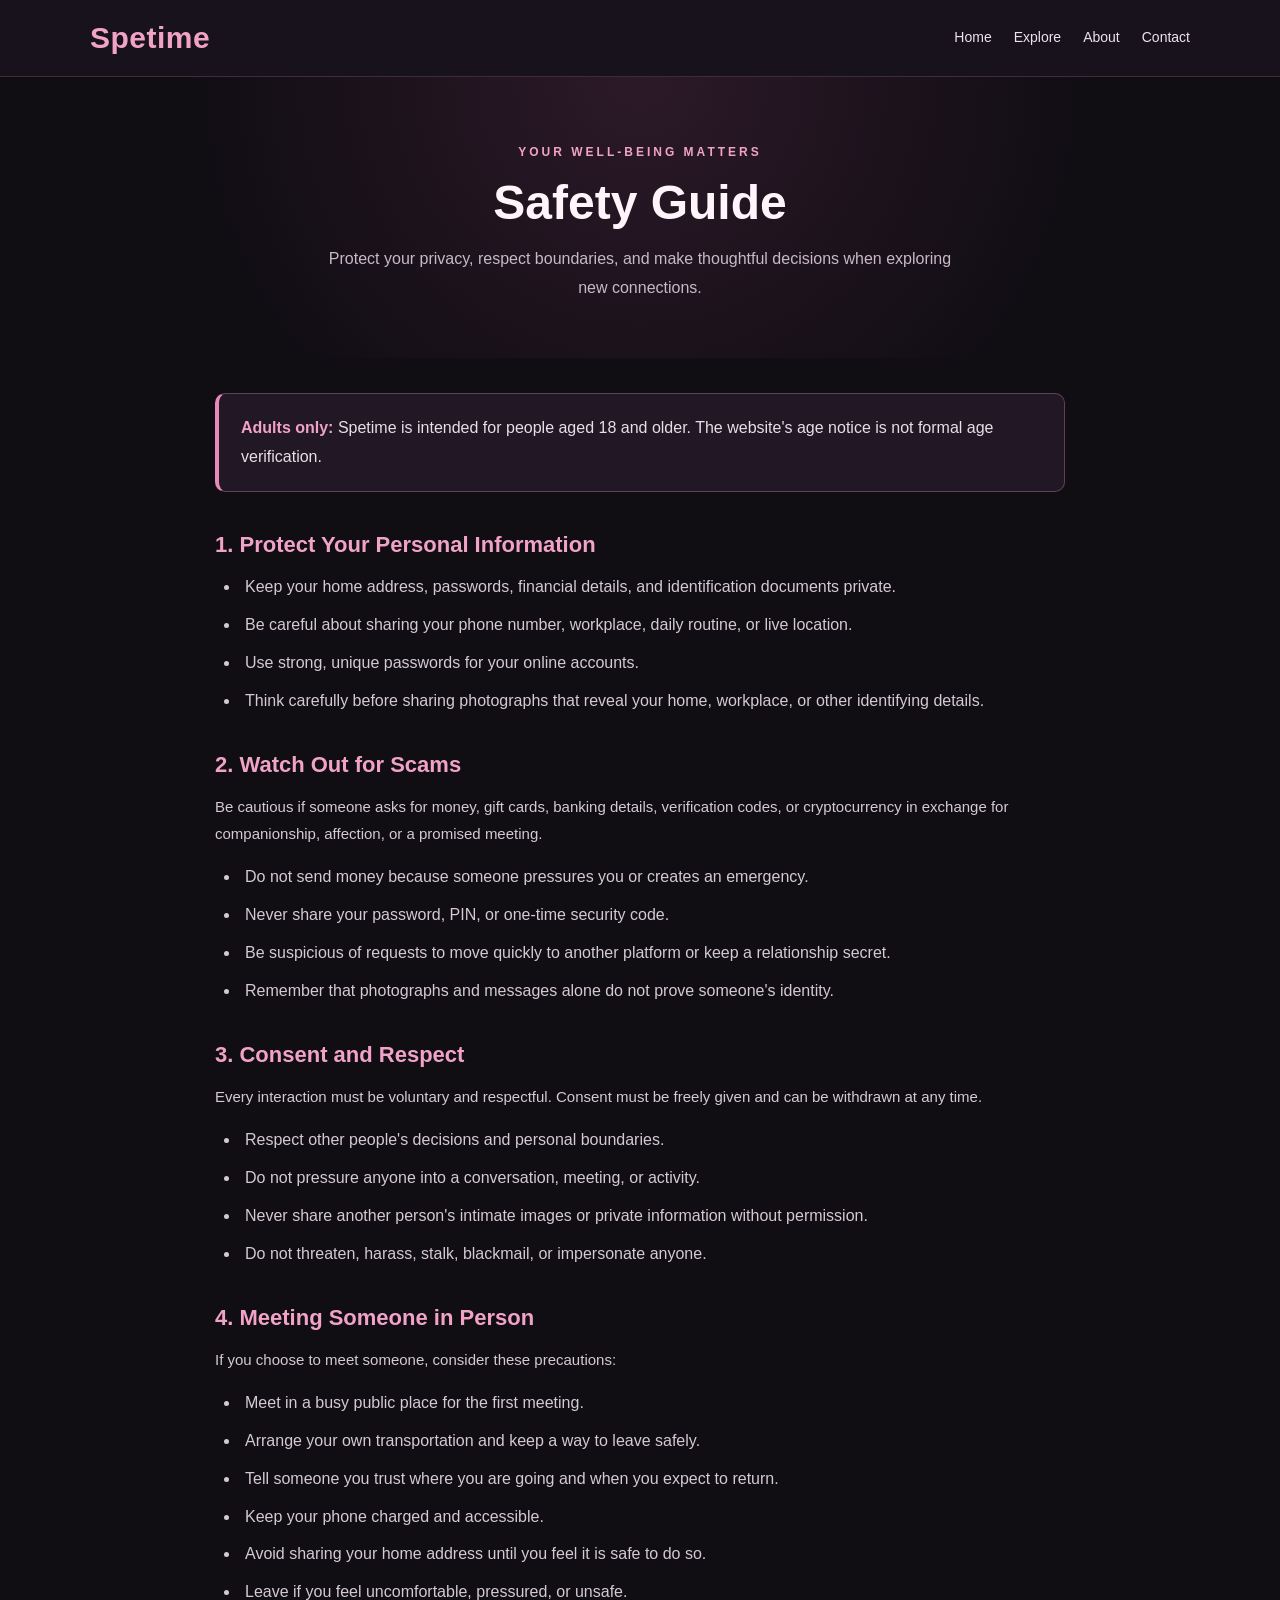
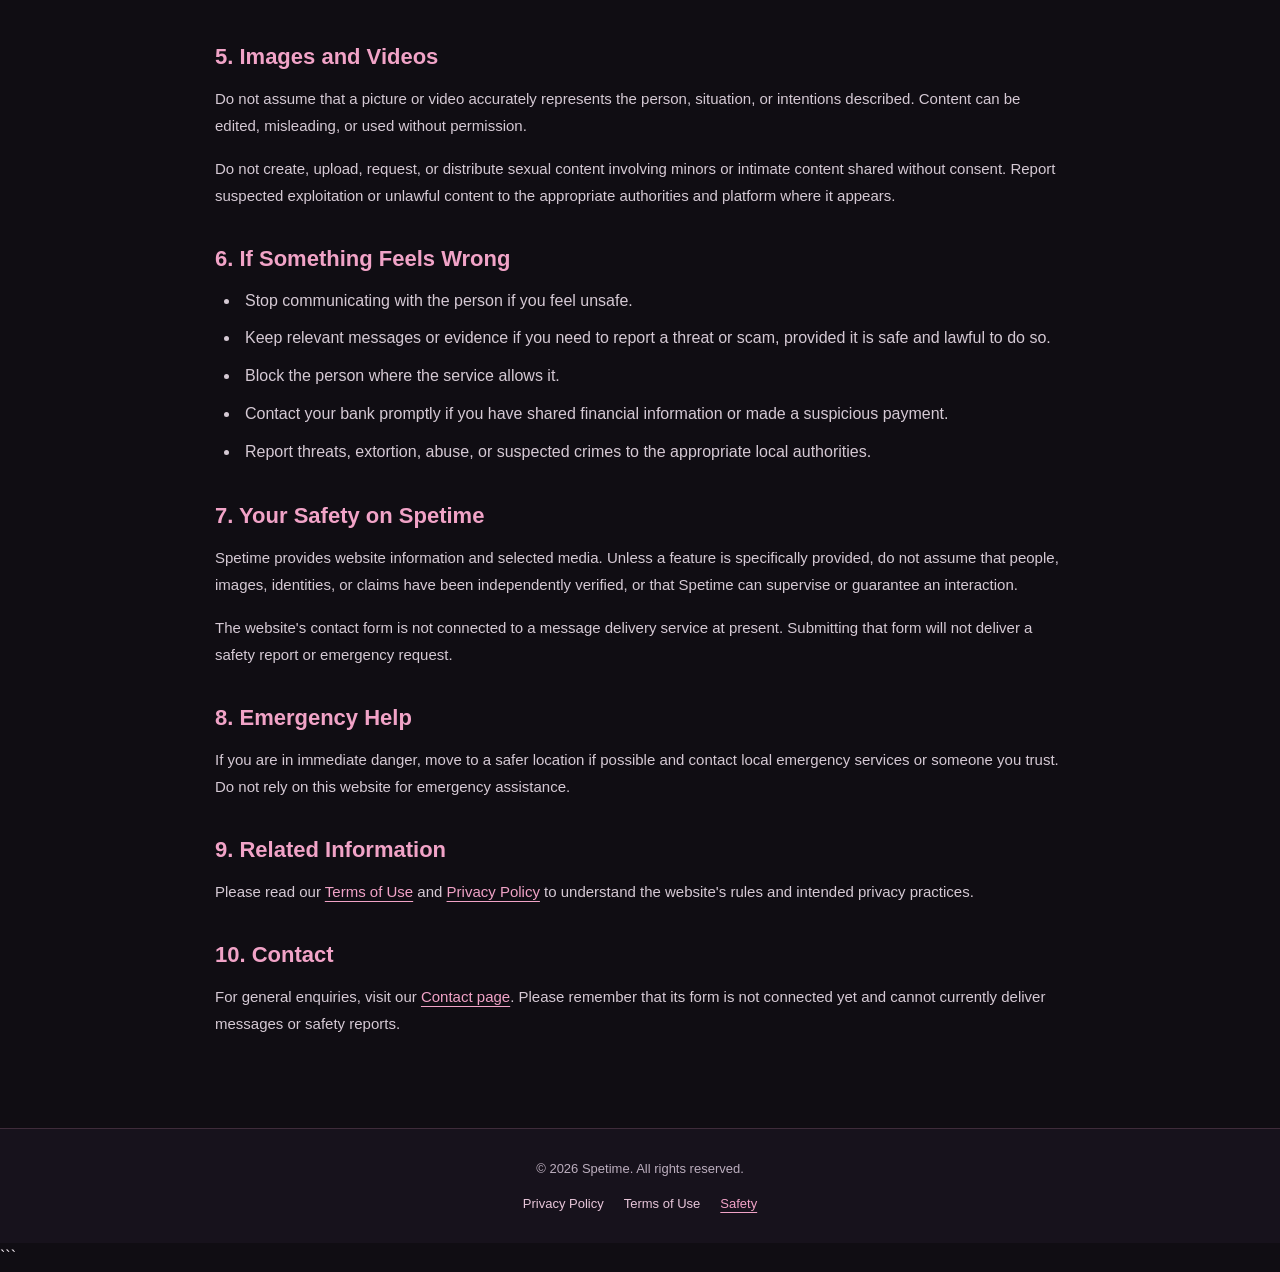
<file: safety.html>
<!DOCTYPE html>
<html lang="en">
<head>
    <meta charset="UTF-8">
    <meta name="viewport" content="width=device-width, initial-scale=1.0">

    <title>Safety Guide | Spetime</title>

    <meta
        name="description"
        content="Learn how to protect your privacy, make safer decisions, and maintain respectful, consensual connections on Spetime."
    >

    <link rel="stylesheet" href="safety.css">
</head>

<body class="safety-page">

    <header class="safety-header">
        <div class="safety-header-inner">
            <a class="safety-logo" href="index.html">Spetime</a>

            <nav class="safety-nav" aria-label="Main navigation">
                <a href="index.html">Home</a>
                <a href="gallery.html">Explore</a>
                <a href="about.html">About</a>
                <a href="contact.html">Contact</a>
            </nav>
        </div>
    </header>

    <main>
        <section class="safety-hero">
            <p class="safety-eyebrow">YOUR WELL-BEING MATTERS</p>
            <h1>Safety Guide</h1>
            <p>
                Protect your privacy, respect boundaries, and make thoughtful
                decisions when exploring new connections.
            </p>
        </section>

        <article class="safety-content">

            <div class="safety-note">
                <strong>Adults only:</strong>
                Spetime is intended for people aged 18 and older.
                The website's age notice is not formal age verification.
            </div>

            <h2>1. Protect Your Personal Information</h2>
            <ul>
                <li>Keep your home address, passwords, financial details, and identification documents private.</li>
                <li>Be careful about sharing your phone number, workplace, daily routine, or live location.</li>
                <li>Use strong, unique passwords for your online accounts.</li>
                <li>Think carefully before sharing photographs that reveal your home, workplace, or other identifying details.</li>
            </ul>

            <h2>2. Watch Out for Scams</h2>
            <p>
                Be cautious if someone asks for money, gift cards, banking
                details, verification codes, or cryptocurrency in exchange
                for companionship, affection, or a promised meeting.
            </p>
            <ul>
                <li>Do not send money because someone pressures you or creates an emergency.</li>
                <li>Never share your password, PIN, or one-time security code.</li>
                <li>Be suspicious of requests to move quickly to another platform or keep a relationship secret.</li>
                <li>Remember that photographs and messages alone do not prove someone's identity.</li>
            </ul>

            <h2>3. Consent and Respect</h2>
            <p>
                Every interaction must be voluntary and respectful.
                Consent must be freely given and can be withdrawn at any time.
            </p>
            <ul>
                <li>Respect other people's decisions and personal boundaries.</li>
                <li>Do not pressure anyone into a conversation, meeting, or activity.</li>
                <li>Never share another person's intimate images or private information without permission.</li>
                <li>Do not threaten, harass, stalk, blackmail, or impersonate anyone.</li>
            </ul>

            <h2>4. Meeting Someone in Person</h2>
            <p>If you choose to meet someone, consider these precautions:</p>
            <ul>
                <li>Meet in a busy public place for the first meeting.</li>
                <li>Arrange your own transportation and keep a way to leave safely.</li>
                <li>Tell someone you trust where you are going and when you expect to return.</li>
                <li>Keep your phone charged and accessible.</li>
                <li>Avoid sharing your home address until you feel it is safe to do so.</li>
                <li>Leave if you feel uncomfortable, pressured, or unsafe.</li>
            </ul>

            <h2>5. Images and Videos</h2>
            <p>
                Do not assume that a picture or video accurately represents
                the person, situation, or intentions described. Content can
                be edited, misleading, or used without permission.
            </p>
            <p>
                Do not create, upload, request, or distribute sexual content
                involving minors or intimate content shared without consent.
                Report suspected exploitation or unlawful content to the
                appropriate authorities and platform where it appears.
            </p>

            <h2>6. If Something Feels Wrong</h2>
            <ul>
                <li>Stop communicating with the person if you feel unsafe.</li>
                <li>Keep relevant messages or evidence if you need to report a threat or scam, provided it is safe and lawful to do so.</li>
                <li>Block the person where the service allows it.</li>
                <li>Contact your bank promptly if you have shared financial information or made a suspicious payment.</li>
                <li>Report threats, extortion, abuse, or suspected crimes to the appropriate local authorities.</li>
            </ul>

            <h2>7. Your Safety on Spetime</h2>
            <p>
                Spetime provides website information and selected media.
                Unless a feature is specifically provided, do not assume that
                people, images, identities, or claims have been independently
                verified, or that Spetime can supervise or guarantee an
                interaction.
            </p>
            <p>
                The website's contact form is not connected to a message
                delivery service at present. Submitting that form will not
                deliver a safety report or emergency request.
            </p>

            <h2>8. Emergency Help</h2>
            <p>
                If you are in immediate danger, move to a safer location
                if possible and contact local emergency services or someone
                you trust. Do not rely on this website for emergency assistance.
            </p>

            <h2>9. Related Information</h2>
            <p>
                Please read our
                <a href="terms.html">Terms of Use</a>
                and
                <a href="privacy.html">Privacy Policy</a>
                to understand the website's rules and intended privacy practices.
            </p>

            <h2>10. Contact</h2>
            <p>
                For general enquiries, visit our
                <a href="contact.html">Contact page</a>.
                Please remember that its form is not connected yet and cannot
                currently deliver messages or safety reports.
            </p>

        </article>
    </main>

    <footer class="safety-footer">
        <p>&copy; <span id="current-year">2026</span> Spetime. All rights reserved.</p>

        <nav class="safety-footer-links" aria-label="Legal links">
            <a href="privacy.html">Privacy Policy</a>
            <a href="terms.html">Terms of Use</a>
            <a href="safety.html" aria-current="page">Safety</a>
        </nav>
    </footer>

    <script src="safety.js"></script>
</body>
</html>
```
</file>
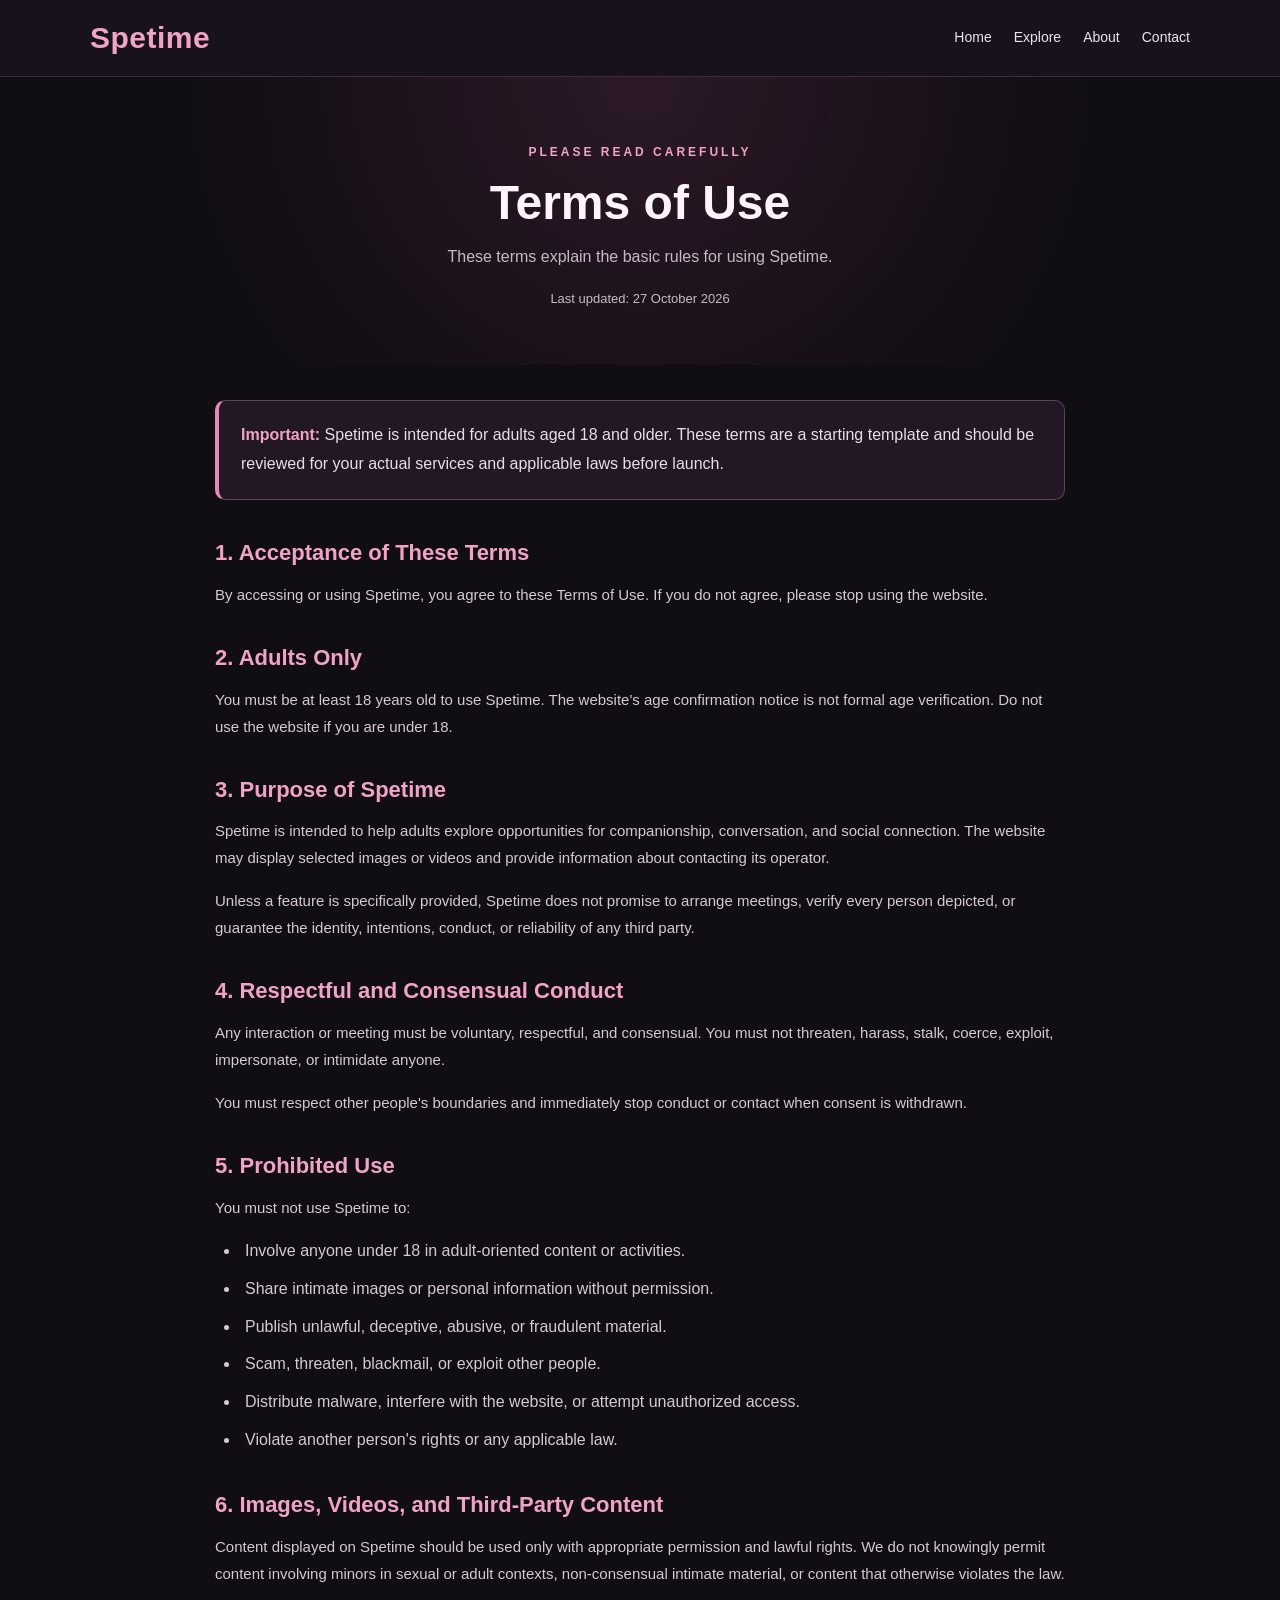
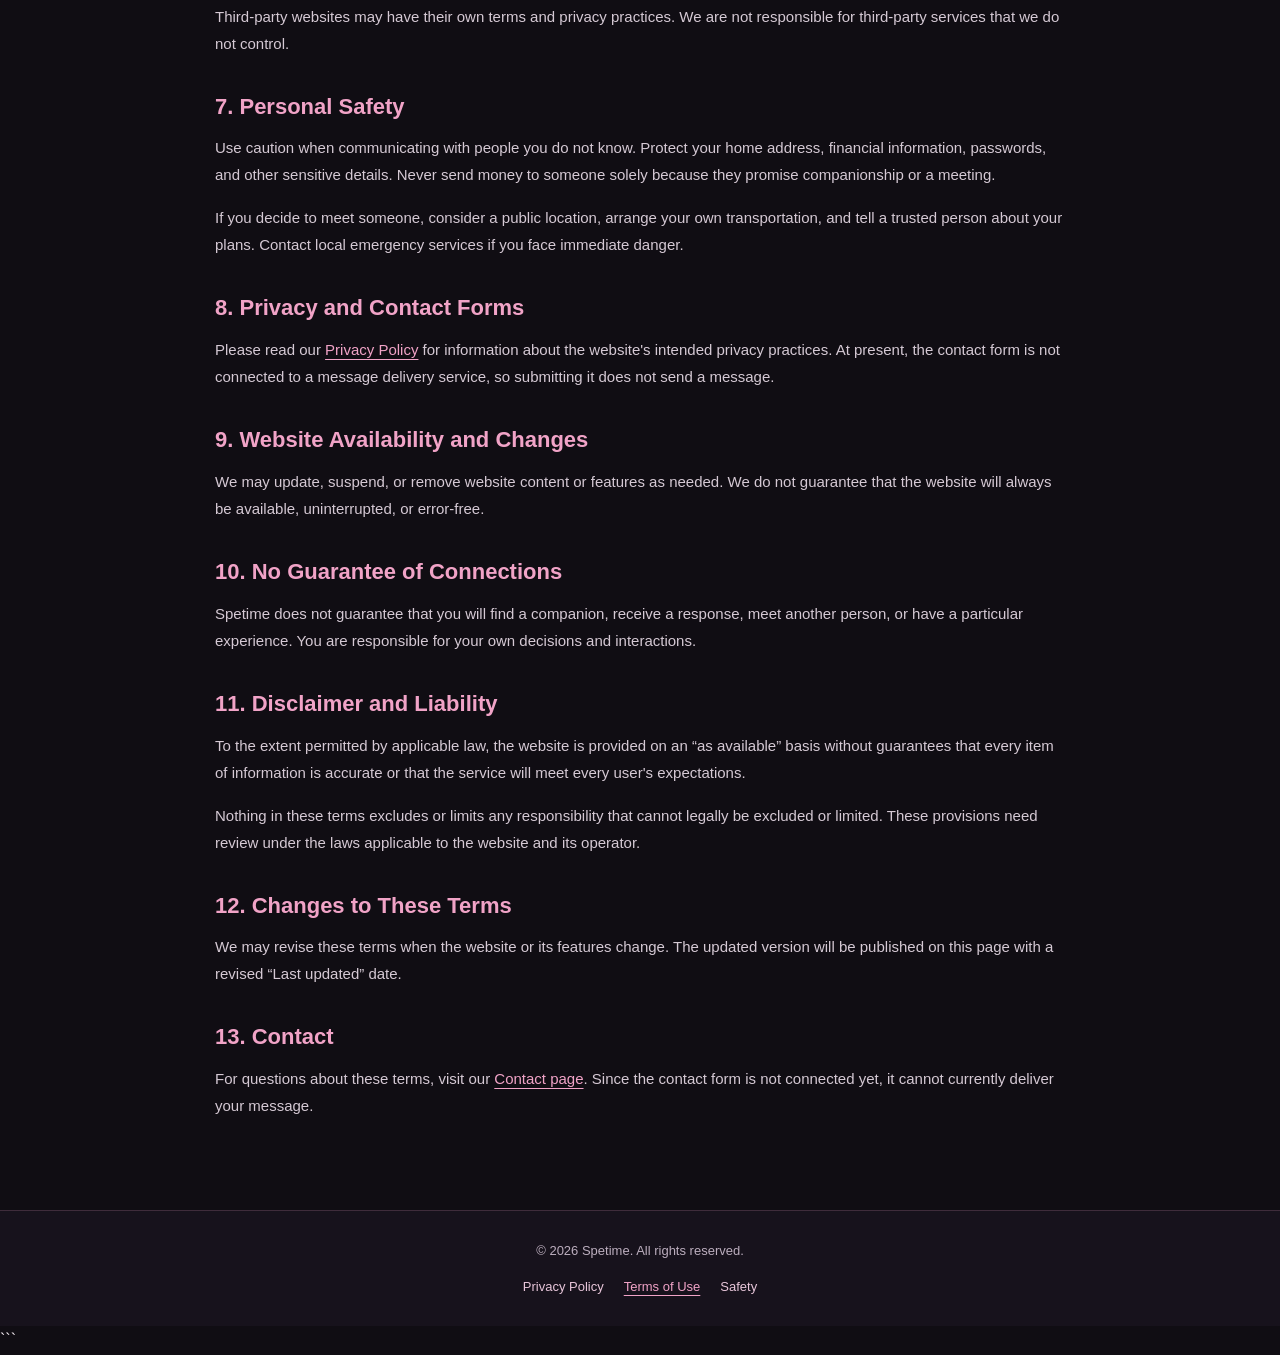
<file: terms.html>
<!DOCTYPE html>
<html lang="en">
<head>
    <meta charset="UTF-8">
    <meta name="viewport" content="width=device-width, initial-scale=1.0">

    <title>Terms of Use | Spetime</title>

    <meta
        name="description"
        content="Read the Spetime Terms of Use, including user responsibilities, safety, privacy, and acceptable use."
    >

    <link rel="stylesheet" href="terms.css">
</head>

<body class="terms-page">

    <header class="terms-header">
        <div class="terms-header-inner">
            <a class="terms-logo" href="index.html">Spetime</a>

            <nav class="terms-nav" aria-label="Main navigation">
                <a href="index.html">Home</a>
                <a href="gallery.html">Explore</a>
                <a href="about.html">About</a>
                <a href="contact.html">Contact</a>
            </nav>
        </div>
    </header>

    <main>
        <section class="terms-hero">
            <p class="terms-eyebrow">PLEASE READ CAREFULLY</p>
            <h1>Terms of Use</h1>
            <p>
                These terms explain the basic rules for using Spetime.
            </p>
            <p class="terms-updated">Last updated: 27 October 2026</p>
        </section>

        <article class="terms-content">

            <div class="terms-note">
                <strong>Important:</strong>
                Spetime is intended for adults aged 18 and older.
                These terms are a starting template and should be reviewed
                for your actual services and applicable laws before launch.
            </div>

            <h2>1. Acceptance of These Terms</h2>
            <p>
                By accessing or using Spetime, you agree to these Terms of Use.
                If you do not agree, please stop using the website.
            </p>

            <h2>2. Adults Only</h2>
            <p>
                You must be at least 18 years old to use Spetime. The website's
                age confirmation notice is not formal age verification.
                Do not use the website if you are under 18.
            </p>

            <h2>3. Purpose of Spetime</h2>
            <p>
                Spetime is intended to help adults explore opportunities for
                companionship, conversation, and social connection. The website
                may display selected images or videos and provide information
                about contacting its operator.
            </p>
            <p>
                Unless a feature is specifically provided, Spetime does not
                promise to arrange meetings, verify every person depicted,
                or guarantee the identity, intentions, conduct, or reliability
                of any third party.
            </p>

            <h2>4. Respectful and Consensual Conduct</h2>
            <p>
                Any interaction or meeting must be voluntary, respectful,
                and consensual. You must not threaten, harass, stalk, coerce,
                exploit, impersonate, or intimidate anyone.
            </p>
            <p>
                You must respect other people's boundaries and immediately
                stop conduct or contact when consent is withdrawn.
            </p>

            <h2>5. Prohibited Use</h2>
            <p>You must not use Spetime to:</p>
            <ul>
                <li>Involve anyone under 18 in adult-oriented content or activities.</li>
                <li>Share intimate images or personal information without permission.</li>
                <li>Publish unlawful, deceptive, abusive, or fraudulent material.</li>
                <li>Scam, threaten, blackmail, or exploit other people.</li>
                <li>Distribute malware, interfere with the website, or attempt unauthorized access.</li>
                <li>Violate another person's rights or any applicable law.</li>
            </ul>

            <h2>6. Images, Videos, and Third-Party Content</h2>
            <p>
                Content displayed on Spetime should be used only with appropriate
                permission and lawful rights. We do not knowingly permit content
                involving minors in sexual or adult contexts, non-consensual
                intimate material, or content that otherwise violates the law.
            </p>
            <p>
                Third-party websites may have their own terms and privacy
                practices. We are not responsible for third-party services
                that we do not control.
            </p>

            <h2>7. Personal Safety</h2>
            <p>
                Use caution when communicating with people you do not know.
                Protect your home address, financial information, passwords,
                and other sensitive details. Never send money to someone
                solely because they promise companionship or a meeting.
            </p>
            <p>
                If you decide to meet someone, consider a public location,
                arrange your own transportation, and tell a trusted person
                about your plans. Contact local emergency services if you
                face immediate danger.
            </p>

            <h2>8. Privacy and Contact Forms</h2>
            <p>
                Please read our <a href="privacy.html">Privacy Policy</a>
                for information about the website's intended privacy practices.
                At present, the contact form is not connected to a message
                delivery service, so submitting it does not send a message.
            </p>

            <h2>9. Website Availability and Changes</h2>
            <p>
                We may update, suspend, or remove website content or features
                as needed. We do not guarantee that the website will always be
                available, uninterrupted, or error-free.
            </p>

            <h2>10. No Guarantee of Connections</h2>
            <p>
                Spetime does not guarantee that you will find a companion,
                receive a response, meet another person, or have a particular
                experience. You are responsible for your own decisions and
                interactions.
            </p>

            <h2>11. Disclaimer and Liability</h2>
            <p>
                To the extent permitted by applicable law, the website is
                provided on an “as available” basis without guarantees that
                every item of information is accurate or that the service
                will meet every user's expectations.
            </p>
            <p>
                Nothing in these terms excludes or limits any responsibility
                that cannot legally be excluded or limited. These provisions
                need review under the laws applicable to the website and its
                operator.
            </p>

            <h2>12. Changes to These Terms</h2>
            <p>
                We may revise these terms when the website or its features
                change. The updated version will be published on this page
                with a revised “Last updated” date.
            </p>

            <h2>13. Contact</h2>
            <p>
                For questions about these terms, visit our
                <a href="contact.html">Contact page</a>.
                Since the contact form is not connected yet, it cannot
                currently deliver your message.
            </p>

        </article>
    </main>

    <footer class="terms-footer">
        <p>&copy; <span id="current-year">2026</span> Spetime. All rights reserved.</p>

        <nav class="terms-footer-links" aria-label="Legal links">
            <a href="privacy.html">Privacy Policy</a>
            <a href="terms.html" aria-current="page">Terms of Use</a>
            <a href="safety.html">Safety</a>
        </nav>
    </footer>

    <script src="terms.js"></script>
</body>
</html>
```
</file>
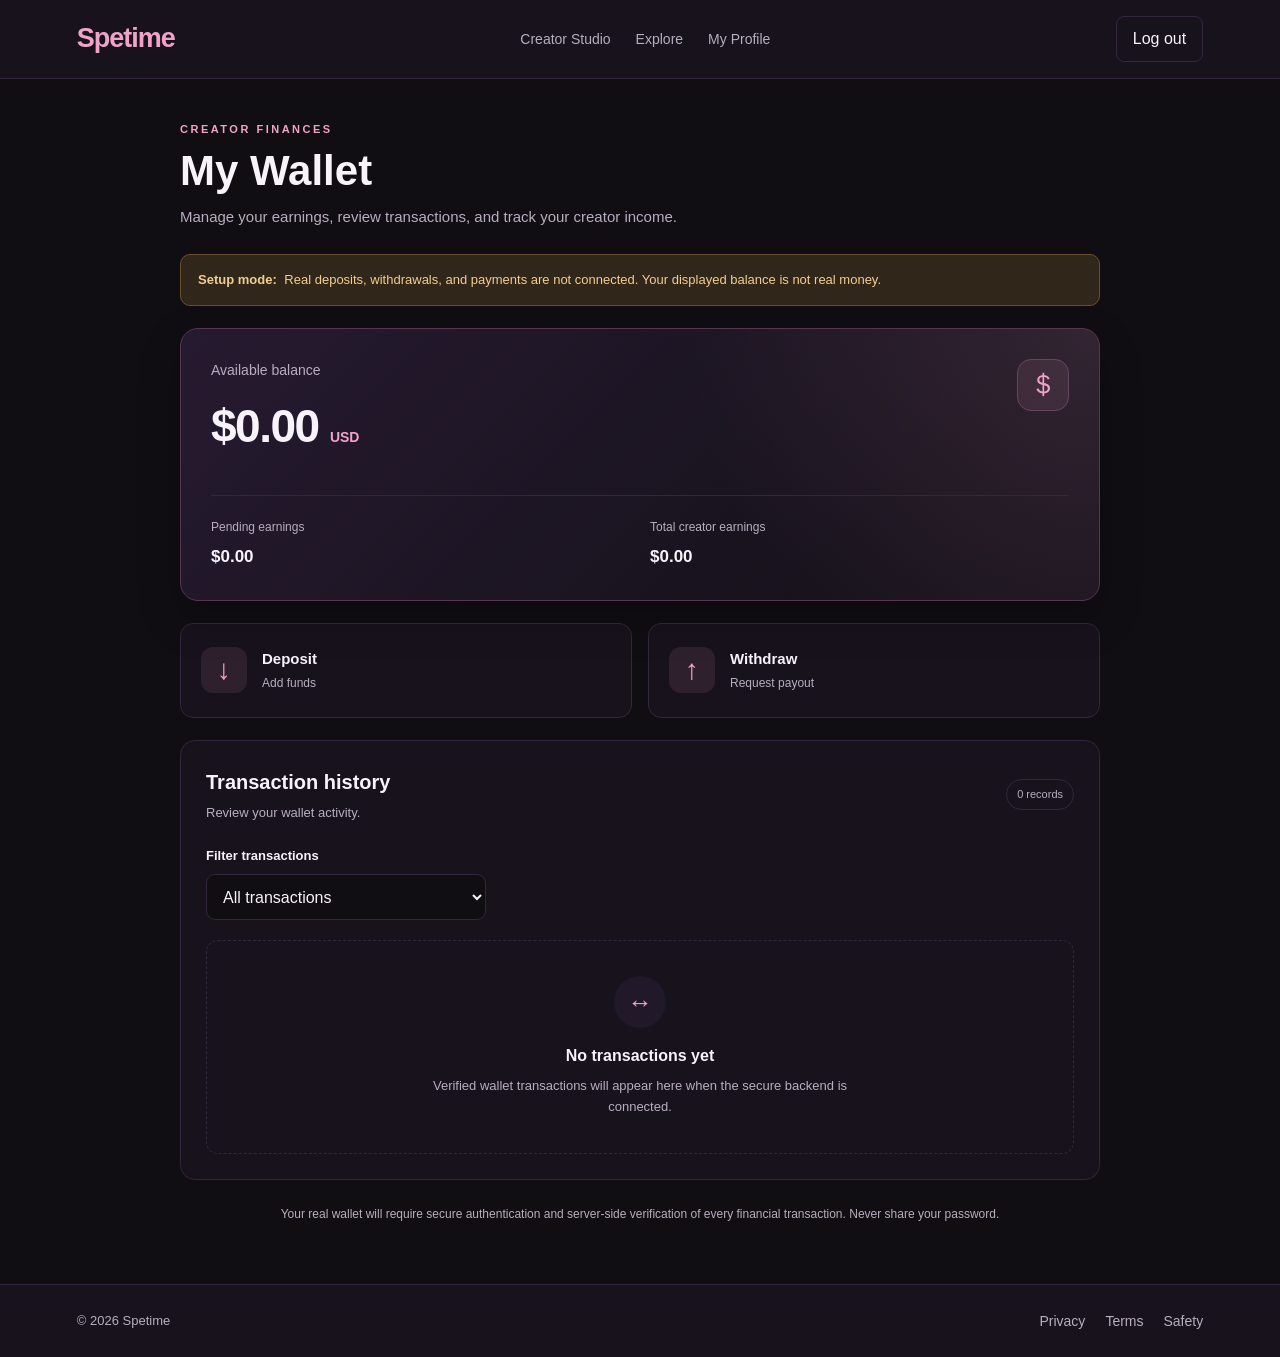
<file: wallet.html>
<!DOCTYPE html>
<html lang="en">
<head>
    <meta charset="UTF-8">
    <meta name="viewport" content="width=device-width, initial-scale=1.0">

    <title>Creator Wallet | Spetime</title>
    <meta name="description" content="Manage your Spetime creator earnings and wallet.">

    <link rel="stylesheet" href="wallet.css">
</head>

<body class="wallet-page">

    <header class="wallet-header">
        <a href="index.html" class="wallet-logo">Spetime</a>

        <nav class="wallet-nav">
            <a href="creators.html">Creator Studio</a>
            <a href="gallery.html">Explore</a>
            <a href="profile.html">My Profile</a>
        </nav>

        <button type="button" id="logout-button" class="logout-button">
            Log out
        </button>
    </header>

    <main class="wallet-container">

        <section class="wallet-heading">
            <p class="wallet-eyebrow">CREATOR FINANCES</p>
            <h1>My Wallet</h1>
            <p>
                Manage your earnings, review transactions, and track
                your creator income.
            </p>
        </section>

        <div class="wallet-notice" role="status">
            <strong>Setup mode:</strong>
            Real deposits, withdrawals, and payments are not connected.
            Your displayed balance is not real money.
        </div>

        <section class="balance-card">
            <div class="balance-top">
                <div>
                    <p class="balance-label">Available balance</p>
                    <h2 id="wallet-balance">$0.00 <span>USD</span></h2>
                </div>

                <div class="wallet-icon" aria-hidden="true">＄</div>
            </div>

            <div class="balance-details">
                <div>
                    <span>Pending earnings</span>
                    <strong id="pending-balance">$0.00</strong>
                </div>

                <div>
                    <span>Total creator earnings</span>
                    <strong id="total-earnings">$0.00</strong>
                </div>
            </div>
        </section>

        <section class="wallet-actions">
            <button type="button" class="wallet-action" id="deposit-button">
                <span class="action-icon">↓</span>
                <span>
                    <strong>Deposit</strong>
                    <small>Add funds</small>
                </span>
            </button>

            <button type="button" class="wallet-action" id="withdraw-button">
                <span class="action-icon">↑</span>
                <span>
                    <strong>Withdraw</strong>
                    <small>Request payout</small>
                </span>
            </button>
        </section>

        <section class="wallet-panel" id="wallet-action-panel" hidden>
            <div class="panel-heading">
                <h2 id="action-panel-title">Wallet action</h2>

                <button
                    type="button"
                    id="close-panel-button"
                    class="close-button"
                    aria-label="Close wallet action"
                >×</button>
            </div>

            <p id="action-panel-description"></p>

            <form id="wallet-action-form">
                <label for="wallet-amount">Amount (USD)</label>

                <div class="amount-input-wrap">
                    <span>$</span>
                    <input
                        type="number"
                        id="wallet-amount"
                        min="1"
                        max="100000"
                        step="0.01"
                        placeholder="0.00"
                        required
                    >
                </div>

                <div id="payout-details" hidden>
                    <label for="payout-method">Preferred payout method</label>

                    <select id="payout-method">
                        <option value="local">Local bank account, where supported</option>
                        <option value="usd">USD bank account, where supported</option>
                    </select>

                    <p class="field-note">
                        Payout methods will only be enabled after a provider
                        approves Spetime and verifies your account.
                    </p>
                </div>

                <button type="submit" id="submit-wallet-action" class="primary-button">
                    Continue
                </button>

                <p id="wallet-action-message" class="form-message" aria-live="polite"></p>
            </form>
        </section>

        <section class="wallet-panel transaction-panel">
            <div class="transactions-heading">
                <div>
                    <h2>Transaction history</h2>
                    <p>Review your wallet activity.</p>
                </div>

                <span class="transaction-count" id="transaction-count">0 records</span>
            </div>

            <div class="transaction-filters">
                <label for="transaction-filter">Filter transactions</label>

                <select id="transaction-filter">
                    <option value="all">All transactions</option>
                    <option value="deposit">Deposits</option>
                    <option value="earning">Creator earnings</option>
                    <option value="commission">Platform commission</option>
                    <option value="withdrawal">Withdrawals</option>
                    <option value="refund">Refunds</option>
                </select>
            </div>

            <div id="transaction-list" class="transaction-list">
                <div class="empty-transactions">
                    <div class="empty-icon" aria-hidden="true">↔</div>
                    <h3>No transactions yet</h3>
                    <p>
                        Verified deposits, creator earnings, and withdrawals
                        will appear here when the wallet backend is connected.
                    </p>
                </div>
            </div>
        </section>

        <p class="wallet-security-note">
            Your real wallet will require secure authentication and server-side
            verification of every financial transaction. Never share your password.
        </p>

    </main>

    <footer class="wallet-footer">
        <p>© <span id="current-year"></span> Spetime</p>

        <div>
            <a href="privacy.html">Privacy</a>
            <a href="terms.html">Terms</a>
            <a href="safety.html">Safety</a>
        </div>
    </footer>

    <script src="wallet.js"></script>
</body>
</html>
</file>
<file: index.css>
:root {
    --background: #100d12;
    --surface: #1b161f;
    --surface-light: #27202d;
    --accent: #e5a0b7;
    --accent-hover: #f1b9cb;
    --text: #f8f3f6;
    --muted: #b9aeba;
    --border: #392e3c;
}

* {
    margin: 0;
    padding: 0;
    box-sizing: border-box;
}

html {
    scroll-behavior: smooth;
    scroll-padding-top: 85px;
}

body {
    font-family: Arial, Helvetica, sans-serif;
    background: var(--background);
    color: var(--text);
    line-height: 1.7;
}

a {
    color: inherit;
    text-decoration: none;
}

button,
input,
textarea {
    font: inherit;
}

button,
a {
    -webkit-tap-highlight-color: transparent;
}

button {
    cursor: pointer;
}

img,
video {
    max-width: 100%;
    display: block;
}

/* =========================================
   HEADER
========================================= */

.site-header {
    position: sticky;
    top: 0;
    z-index: 100;
    min-height: 76px;
    padding: 14px 7%;
    display: flex;
    align-items: center;
    justify-content: space-between;
    gap: 24px;
    background: rgba(16, 13, 18, 0.96);
    border-bottom: 1px solid var(--border);
    backdrop-filter: blur(12px);
}

.logo {
    color: var(--text);
    font-size: 29px;
    font-weight: 800;
    letter-spacing: -1.5px;
}

.logo span {
    color: var(--accent);
}

.site-header nav {
    display: flex;
    align-items: center;
    gap: 25px;
}

.site-header nav a {
    color: var(--muted);
    font-size: 14px;
    transition: color 0.2s ease;
}

.site-header nav a:hover {
    color: var(--accent);
}

/* =========================================
   HERO
========================================= */

.hero {
    min-height: 530px;
    padding: 100px 7%;
    display: flex;
    flex-direction: column;
    align-items: center;
    justify-content: center;
    text-align: center;
    background:
        radial-gradient(
            ellipse at 50% 10%,
            rgba(140, 65, 105, 0.23),
            transparent 60%
        ),
        var(--background);
}

.eyebrow {
    color: var(--accent);
    font-size: 12px;
    font-weight: 700;
    letter-spacing: 3px;
    margin-bottom: 16px;
}

.hero h1 {
    max-width: 850px;
    font-size: clamp(36px, 6vw, 66px);
    line-height: 1.13;
    letter-spacing: -2px;
    margin-bottom: 24px;
}

.hero-description {
    max-width: 660px;
    color: var(--muted);
    font-size: 17px;
    margin-bottom: 32px;
}

.hero-buttons {
    display: flex;
    flex-wrap: wrap;
    justify-content: center;
    gap: 14px;
}

/* =========================================
   BUTTONS
========================================= */

.primary-button,
.outline-button,
.age-box button {
    min-height: 48px;
    padding: 12px 24px;
    display: inline-flex;
    align-items: center;
    justify-content: center;
    border-radius: 8px;
    font-weight: 700;
    font-size: 14px;
    transition:
        background 0.2s ease,
        transform 0.2s ease;
}

.primary-button,
#enter-site {
    background: var(--accent);
    color: #24131d;
    border: 1px solid var(--accent);
}

.primary-button:hover,
#enter-site:hover {
    background: var(--accent-hover);
    transform: translateY(-2px);
}

.outline-button {
    border: 1px solid #695466;
    color: var(--text);
    background: transparent;
}

.outline-button:hover {
    border-color: var(--accent);
    color: var(--accent);
}

/* =========================================
   ABOUT SECTION
========================================= */

.about-section,
.gallery-section {
    padding: 80px 7%;
}

.about-section {
    background: #151118;
    text-align: center;
}

.about-section > h2,
.gallery-section h2,
.contact-section h2 {
    font-size: clamp(28px, 4vw, 40px);
    line-height: 1.2;
    margin-bottom: 18px;
}

.about-section > p {
    max-width: 720px;
    margin: 0 auto;
    color: var(--muted);
}

.feature-grid {
    max-width: 1100px;
    margin: 45px auto 0;
    display: grid;
    grid-template-columns: repeat(3, minmax(0, 1fr));
    gap: 22px;
}

.feature-card {
    padding: 30px 24px;
    background: var(--surface);
    border: 1px solid var(--border);
    border-radius: 12px;
    text-align: left;
}

.feature-icon {
    color: var(--accent);
    font-size: 14px;
    font-weight: 800;
}

.feature-card h3 {
    margin: 15px 0 8px;
    font-size: 20px;
}

.feature-card p {
    color: var(--muted);
    font-size: 14px;
}

/* =========================================
   GALLERY
========================================= */

.gallery-section {
    max-width: 1500px;
    margin: 0 auto;
}

.section-heading {
    display: flex;
    justify-content: space-between;
    align-items: center;
    gap: 20px;
}

.section-description {
    color: var(--muted);
    margin-bottom: 32px;
}

.media-grid {
    display: grid;
    grid-template-columns: repeat(3, minmax(0, 1fr));
    gap: 24px;
}

.media-card {
    min-width: 0;
    overflow: hidden;
    background: var(--surface);
    border: 1px solid var(--border);
    border-radius: 12px;
}

.media-card img,
.media-card video {
    width: 100%;
    aspect-ratio: 4 / 3;
    object-fit: cover;
    background: #09070a;
}

.media-info {
    padding: 18px;
}

.media-info h3 {
    font-size: 18px;
    margin-bottom: 6px;
    overflow-wrap: anywhere;
}

.media-info p {
    color: var(--muted);
    font-size: 14px;
    overflow-wrap: anywhere;
}

.media-contact {
    margin-top: 14px;
    display: inline-flex;
    color: var(--accent);
    font-size: 14px;
    font-weight: 700;
}

.empty-gallery {
    grid-column: 1 / -1;
    padding: 60px 20px;
    text-align: center;
    background: var(--surface);
    border: 1px dashed #594657;
    border-radius: 12px;
}

.empty-gallery h3 {
    font-size: 22px;
    margin-bottom: 8px;
}

.empty-gallery p {
    color: var(--muted);
}

/* =========================================
   CONTACT SECTION
========================================= */

.contact-section {
    padding: 75px 7%;
    text-align: center;
    background:
        radial-gradient(
            ellipse at center,
            rgba(140, 65, 105, 0.18),
            transparent 70%
        ),
        #151118;
}

.contact-section p {
    color: var(--muted);
    max-width: 600px;
    margin: 0 auto 25px;
}

.contact-section .primary-button {
    margin-top: 5px;
}

/* =========================================
   FOOTER
========================================= */

.site-footer {
    padding: 40px 7%;
    text-align: center;
    background: #0b090d;
    border-top: 1px solid var(--border);
}

.site-footer > p {
    color: var(--muted);
    font-size: 13px;
    margin-top: 12px;
}

.footer-links {
    display: flex;
    flex-wrap: wrap;
    justify-content: center;
    gap: 20px;
    margin-top: 22px;
}

.footer-links a {
    color: var(--muted);
    font-size: 13px;
}

.footer-links a:hover {
    color: var(--accent);
}

.site-footer .disclaimer {
    font-size: 12px;
}

/* =========================================
   AGE NOTICE
========================================= */

.age-notice {
    position: fixed;
    inset: 0;
    z-index: 1000;
    padding: 20px;
    display: flex;
    align-items: center;
    justify-content: center;
    background: rgba(5, 3, 7, 0.97);
}

.age-box {
    width: 100%;
    max-width: 480px;
    padding: 35px;
    text-align: center;
    background: var(--surface);
    border: 1px solid var(--border);
    border-radius: 14px;
}

.age-box h2 {
    font-size: 29px;
    margin-bottom: 18px;
}

.age-box > p {
    color: var(--muted);
    margin-bottom: 22px;
    font-size: 14px;
}

.age-box button {
    width: 100%;
    margin-bottom: 12px;
}

.age-box .secondary-button {
    color: var(--text);
    background: transparent;
    border: 1px solid var(--border);
}

.age-box .small-text {
    margin-top: 12px;
    margin-bottom: 0;
    font-size: 11px;
}

/* =========================================
   CONTACT FORM — FOR FUTURE USE
========================================= */

.contact-form {
    max-width: 650px;
    margin: 30px auto;
    display: grid;
    gap: 16px;
}

.contact-form input,
.contact-form textarea {
    width: 100%;
    padding: 14px;
    color: var(--text);
    background: var(--surface);
    border: 1px solid var(--border);
    border-radius: 8px;
}

.contact-form textarea {
    min-height: 150px;
    resize: vertical;
}

.contact-form input:focus,
.contact-form textarea:focus {
    outline: 2px solid var(--accent);
    outline-offset: 2px;
}

/* =========================================
   RESPONSIVE DESIGN
========================================= */

@media (max-width: 850px) {
    .feature-grid,
    .media-grid {
        grid-template-columns: repeat(2, minmax(0, 1fr));
    }

    .site-header {
        padding: 14px 5%;
    }

    .site-header nav {
        gap: 14px;
    }

    .about-section,
    .gallery-section {
        padding: 65px 5%;
    }
}

@media (max-width: 600px) {
    .site-header {
        position: relative;
        flex-direction: column;
        gap: 12px;
    }

    .site-header nav {
        width: 100%;
        justify-content: center;
        flex-wrap: wrap;
        gap: 10px 18px;
    }

    .site-header nav a {
        font-size: 13px;
    }

    .hero {
        min-height: 470px;
        padding: 70px 6%;
    }

    .hero h1 {
        letter-spacing: -1px;
    }

    .hero-description {
        font-size: 15px;
    }

    .feature-grid,
    .media-grid {
        grid-template-columns: 1fr;
    }

    .feature-card {
        padding: 24px;
    }

    .about-section,
    .gallery-section {
        padding: 55px 6%;
    }

    .contact-section {
        padding: 55px 6%;
    }

    .age-box {
        padding: 25px 20px;
    }

    .footer-links {
        gap: 14px;
    }
}
</file>
<file: about.css>
/* =========================================
   SPETIME ABOUT PAGE — ABOUT.CSS
========================================= */

/* BASE STYLES */

.about-page {
    margin: 0;
    min-height: 100vh;
    background: #100d13;
    color: #f8f3f7;
    font-family: Arial, Helvetica, sans-serif;
    line-height: 1.7;
    overflow-wrap: break-word;
}

.about-page *,
.about-page *::before,
.about-page *::after {
    box-sizing: border-box;
}

.about-page img,
.about-page video {
    max-width: 100%;
    height: auto;
}

.about-page a {
    color: inherit;
    text-decoration: none;
}

.about-page a:focus-visible,
.about-page button:focus-visible {
    outline: 3px solid #f1a3c7;
    outline-offset: 4px;
}

/* HEADER */

.about-header {
    background: #19131d;
    border-bottom: 1px solid #352638;
    padding: 16px 5%;
}

.about-header-inner {
    max-width: 1200px;
    margin: 0 auto;
    display: flex;
    align-items: center;
    justify-content: space-between;
    gap: 20px;
    flex-wrap: wrap;
}

.about-logo {
    color: #f1a3c7 !important;
    font-size: 28px;
    font-weight: bold;
    letter-spacing: 1px;
}

.about-nav {
    display: flex;
    align-items: center;
    justify-content: center;
    gap: 22px;
    flex-wrap: wrap;
}

.about-nav a {
    color: #e6dce7;
    font-size: 14px;
    transition: color 0.2s ease;
}

.about-nav a:hover,
.about-nav a[aria-current="page"] {
    color: #f1a3c7;
}

/* HERO */

.about-hero {
    padding: 75px 20px;
    text-align: center;
    background: linear-gradient(
        135deg,
        #29172b,
        #171019,
        #351c2e
    );
}

.about-hero-content {
    width: 100%;
    max-width: 850px;
    margin: 0 auto;
}

.about-hero h1 {
    margin: 0 0 15px;
    font-size: clamp(34px, 5vw, 54px);
    line-height: 1.2;
}

.about-hero p {
    margin: 0;
    color: #d7c7d5;
    font-size: 17px;
}

/* GENERAL LAYOUT */

.about-container {
    width: 90%;
    max-width: 1100px;
    margin: 0 auto;
}

.about-section {
    padding: 55px 0;
}

.about-section h2 {
    margin: 0 0 18px;
    font-size: clamp(24px, 3vw, 32px);
    line-height: 1.3;
}

.about-section p {
    color: #d1c4d2;
    margin: 0 0 18px;
}

.about-intro {
    max-width: 850px;
    margin: 0 auto;
    text-align: center;
}

.about-intro p {
    font-size: 16px;
}

/* VALUES */

.about-values {
    padding: 55px 0;
    background: #19131d;
}

.about-section-heading {
    max-width: 750px;
    margin: 0 auto 35px;
    text-align: center;
}

.about-section-heading p {
    color: #c9bbc9;
}

.about-values-grid {
    display: grid;
    grid-template-columns: repeat(4, minmax(0, 1fr));
    gap: 20px;
}

.about-value-card {
    min-width: 0;
    padding: 25px 20px;
    background: #211923;
    border: 1px solid #39283c;
    border-radius: 13px;
    transition:
        transform 0.2s ease,
        border-color 0.2s ease;
}

.about-value-card:hover {
    transform: translateY(-4px);
    border-color: #d782ad;
}

.about-value-icon {
    width: 48px;
    height: 48px;
    display: grid;
    place-items: center;
    margin-bottom: 16px;
    border-radius: 50%;
    background: #392338;
    color: #f1a3c7;
    font-size: 22px;
}

.about-value-card h3 {
    margin: 0 0 10px;
    font-size: 19px;
}

.about-value-card p {
    margin: 0;
    font-size: 14px;
    line-height: 1.8;
}

/* HOW IT WORKS */

.about-steps {
    display: grid;
    grid-template-columns: repeat(3, minmax(0, 1fr));
    gap: 24px;
    margin-top: 30px;
}

.about-step {
    min-width: 0;
    padding: 25px;
    background: #1b151f;
    border: 1px solid #39283c;
    border-radius: 12px;
}

.about-step-number {
    display: inline-grid;
    place-items: center;
    width: 38px;
    height: 38px;
    margin-bottom: 14px;
    border-radius: 50%;
    background: #e58ab7;
    color: #21121c;
    font-weight: bold;
}

.about-step h3 {
    margin: 0 0 10px;
    font-size: 18px;
}

.about-step p {
    margin: 0;
    font-size: 14px;
}

/* SAFETY NOTICE */

.about-safety {
    padding: 30px;
    background: #211923;
    border-left: 4px solid #e58ab7;
    border-radius: 10px;
}

.about-safety h2 {
    margin-top: 0;
}

.about-safety ul {
    padding-left: 22px;
    color: #d1c4d2;
}

.about-safety li {
    margin-bottom: 10px;
}

/* CALL TO ACTION */

.about-cta {
    margin: 20px 0 60px;
    padding: 40px 25px;
    text-align: center;
    background: linear-gradient(135deg, #351c2e, #211923);
    border: 1px solid #493147;
    border-radius: 15px;
}

.about-cta h2 {
    margin: 0 0 12px;
}

.about-cta p {
    max-width: 650px;
    margin: 0 auto 20px;
    color: #d7c7d5;
}

.about-button {
    display: inline-block;
    padding: 12px 24px;
    background: #e58ab7;
    color: #21121c !important;
    border: 1px solid transparent;
    border-radius: 7px;
    font-weight: bold;
    transition: background 0.2s ease;
}

.about-button:hover {
    background: #f1a3c7;
}

/* FOOTER */

.about-footer {
    padding: 28px 20px;
    text-align: center;
    background: #19131d;
    border-top: 1px solid #352638;
    color: #bfaebe;
    font-size: 13px;
}

.about-footer p {
    margin: 8px 0;
}

.about-footer-links {
    display: flex;
    justify-content: center;
    gap: 18px;
    flex-wrap: wrap;
    margin: 12px 0;
}

.about-footer-links a:hover {
    color: #f1a3c7;
}

/* TABLETS */

@media (max-width: 900px) {
    .about-values-grid {
        grid-template-columns: repeat(2, minmax(0, 1fr));
    }

    .about-header-inner {
        justify-content: center;
    }

    .about-nav {
        justify-content: center;
    }
}

/* MOBILE PHONES */

@media (max-width: 600px) {
    .about-header {
        padding: 16px;
    }

    .about-header-inner {
        flex-direction: column;
        gap: 14px;
    }

    .about-logo {
        font-size: 26px;
    }

    .about-nav {
        gap: 12px 16px;
    }

    .about-nav a {
        font-size: 13px;
    }

    .about-hero {
        padding: 55px 18px;
    }

    .about-hero p {
        font-size: 15px;
    }

    .about-section {
        padding: 38px 0;
    }

    .about-values-grid,
    .about-steps {
        grid-template-columns: 1fr;
    }

    .about-container {
        width: 92%;
    }

    .about-safety {
        padding: 22px;
    }

    .about-cta {
        padding: 30px 18px;
        margin-bottom: 40px;
    }
}

/* REDUCED MOTION ACCESSIBILITY */

@media (prefers-reduced-motion: reduce) {
    .about-page *,
    .about-page *::before,
    .about-page *::after {
        scroll-behavior: auto !important;
        animation-duration: 0.01ms !important;
        transition-duration: 0.01ms !important;
    }
}


/* =========================================
   ABOUT PAGE — LAYOUT CORRECTION
========================================= */

body.about-page {
    margin: 0 !important;
    padding: 0 !important;
    min-height: 100vh;
    background: #100d13 !important;
    color: #f8f3f7;
    font-family: Arial, Helvetica, sans-serif;
}

.about-page .about-header {
    position: relative;
    width: 100%;
    padding: 16px 5%;
    background: #19131d;
}

.about-page .about-header-inner {
    width: 100%;
    max-width: 1200px;
    margin: 0 auto;
    display: flex;
    align-items: center;
    justify-content: space-between;
    gap: 20px;
}

.about-page .about-nav {
    display: flex;
    flex-wrap: wrap;
    align-items: center;
    gap: 22px;
}

.about-page .about-hero {
    width: 100%;
    padding: 75px 20px;
    text-align: center;
    background: linear-gradient(
        135deg,
        #29172b,
        #171019,
        #351c2e
    );
}

.about-page .about-section,
.about-page .about-values {
    width: 100%;
}

.about-page .about-container {
    width: 90%;
    max-width: 1100px;
    margin-right: auto;
    margin-left: auto;
}

.about-page .about-values-grid {
    display: grid;
    grid-template-columns: repeat(4, minmax(0, 1fr));
    gap: 20px;
}

.about-page .about-steps {
    display: grid;
    grid-template-columns: repeat(3, minmax(0, 1fr));
    gap: 24px;
}

.about-page .about-value-card,
.about-page .about-step {
    min-width: 0;
    background: #211923;
    border: 1px solid #39283c;
    border-radius: 13px;
}

.about-page .about-cta {
    width: 100%;
}

.about-page .about-footer {
    width: 100%;
    margin: 0;
    text-align: center;
    background: #19131d;
}

@media (max-width: 900px) {
    .about-page .about-values-grid {
        grid-template-columns: repeat(2, minmax(0, 1fr));
    }

    .about-page .about-steps {
        grid-template-columns: 1fr;
    }

    .about-page .about-header-inner {
        justify-content: center;
        flex-wrap: wrap;
    }
}

@media (max-width: 600px) {
    .about-page .about-values-grid,
    .about-page .about-steps {
        grid-template-columns: 1fr;
    }

    .about-page .about-container {
        width: 92%;
    }

    .about-page .about-hero {
        padding: 50px 18px;
    }

    .about-page .about-nav {
        justify-content: center;
        gap: 12px 16px;
    }
}
</file>
<file: contact.css>
```css
/* =====================================
   SPETIME CONTACT PAGE
===================================== */

* {
    margin: 0;
    padding: 0;
    box-sizing: border-box;
}

.contact-page {
    min-height: 100vh;
    background: #100d13;
    color: #f8f3f7;
    font-family: Arial, Helvetica, sans-serif;
    line-height: 1.7;
}

.contact-page a {
    color: inherit;
    text-decoration: none;
}

/* HEADER */

.contact-header {
    background: #19131d;
    border-bottom: 1px solid #352638;
    padding: 16px 5%;
}

.contact-header-inner {
    max-width: 1200px;
    margin: auto;
    display: flex;
    align-items: center;
    justify-content: space-between;
    gap: 20px;
    flex-wrap: wrap;
}

.contact-logo {
    color: #f1a3c7 !important;
    font-size: 28px;
    font-weight: bold;
    letter-spacing: 1px;
}

.contact-nav {
    display: flex;
    align-items: center;
    gap: 22px;
    flex-wrap: wrap;
}

.contact-nav a {
    color: #e6dce7;
    font-size: 14px;
    transition: color 0.2s ease;
}

.contact-nav a:hover,
.contact-nav a[aria-current="page"] {
    color: #f1a3c7;
}

/* HERO */

.contact-hero {
    padding: 75px 20px 60px;
    text-align: center;
    background: linear-gradient(
        135deg,
        #29172b,
        #171019,
        #351c2e
    );
}

.contact-hero h1 {
    font-size: clamp(32px, 5vw, 52px);
    line-height: 1.2;
    margin-bottom: 16px;
}

.contact-hero p {
    max-width: 650px;
    margin: auto;
    color: #d7c7d5;
    line-height: 1.8;
}

/* MAIN CONTENT */

.contact-container {
    width: min(1100px, 90%);
    margin: 0 auto;
    padding: 50px 0 65px;
}

.contact-intro {
    max-width: 760px;
    margin: 0 auto 35px;
    text-align: center;
}

.contact-intro h2 {
    font-size: 28px;
    margin-bottom: 12px;
}

.contact-intro p {
    color: #c9bbc9;
}

/* TWO-COLUMN LAYOUT */

.contact-layout {
    display: grid;
    grid-template-columns: minmax(0, 0.85fr) minmax(0, 1.15fr);
    gap: 25px;
    align-items: start;
}

.contact-info,
.contact-form-card {
    min-width: 0;
    padding: 28px;
    background: #1b151f;
    border: 1px solid #39283c;
    border-radius: 14px;
}

.contact-info h2,
.contact-form-card h2 {
    font-size: 23px;
    margin-bottom: 20px;
}

.contact-info p {
    color: #c9bbc9;
    margin-bottom: 15px;
    overflow-wrap: anywhere;
}

.contact-info strong {
    color: #f1a3c7;
}

.contact-note {
    margin-top: 25px;
    padding: 15px;
    background: #241a27;
    border-left: 3px solid #e58ab7;
    border-radius: 5px;
    font-size: 13px;
}

/* FORM */

.contact-field {
    margin-bottom: 19px;
}

.contact-field label {
    display: block;
    margin-bottom: 8px;
    color: #f8f3f7;
    font-size: 14px;
    font-weight: bold;
}

.contact-field input,
.contact-field select,
.contact-field textarea {
    display: block;
    width: 100%;
    min-width: 0;
    padding: 13px 14px;
    background: #100d13;
    color: #f8f3f7;
    border: 1px solid #49364a;
    border-radius: 7px;
    font: inherit;
    font-size: 14px;
    outline: none;
    transition: border-color 0.2s ease, box-shadow 0.2s ease;
}

.contact-field input,
.contact-field select {
    min-height: 48px;
}

.contact-field textarea {
    min-height: 140px;
    resize: vertical;
}

.contact-field input:focus,
.contact-field select:focus,
.contact-field textarea:focus {
    border-color: #e58ab7;
    box-shadow: 0 0 0 3px rgba(229, 138, 183, 0.13);
}

.contact-field select option {
    background: #19131d;
    color: #f8f3f7;
}

.contact-submit {
    display: inline-block;
    width: 100%;
    padding: 14px 20px;
    background: #e58ab7;
    color: #21121c;
    border: none;
    border-radius: 7px;
    font-size: 15px;
    font-weight: bold;
    cursor: pointer;
    transition: background 0.2s ease, transform 0.2s ease;
}

.contact-submit:hover {
    background: #f1a3c7;
    transform: translateY(-1px);
}

.contact-submit:focus-visible {
    outline: 2px solid #f8f3f7;
    outline-offset: 3px;
}

.contact-form-status {
    margin-top: 15px;
    color: #c9bbc9;
    font-size: 12px;
    line-height: 1.7;
}

/* FOOTER */

.contact-footer {
    padding: 28px 20px;
    text-align: center;
    background: #19131d;
    border-top: 1px solid #352638;
    color: #bfaebe;
    font-size: 13px;
}

.contact-footer-links {
    display: flex;
    justify-content: center;
    gap: 18px;
    flex-wrap: wrap;
    margin: 12px 0;
}

.contact-footer-links a:hover {
    color: #f1a3c7;
}

/* MOBILE */

@media (max-width: 800px) {
    .contact-header-inner {
        justify-content: center;
    }

    .contact-nav {
        justify-content: center;
    }

    .contact-layout {
        grid-template-columns: 1fr;
    }
}

@media (max-width: 560px) {
    .contact-hero {
        padding: 52px 18px 42px;
    }

    .contact-container {
        width: 92%;
        padding: 32px 0 45px;
    }

    .contact-info,
    .contact-form-card {
        padding: 21px;
    }

    .contact-nav {
        gap: 12px 16px;
    }

    .contact-nav a {
        font-size: 13px;
    }

    .contact-intro h2 {
        font-size: 24px;
    }
}

@media (prefers-reduced-motion: reduce) {
    *,
    *::before,
    *::after {
        scroll-behavior: auto !important;
        transition: none !important;
    }
}
```
</file>
<file: creators.css>
/* =====================================
   SPETIME CREATOR STUDIO
===================================== */

* {
    margin: 0;
    padding: 0;
    box-sizing: border-box;
}

html {
    scroll-behavior: smooth;
}

body.creators-page {
    min-height: 100vh;
    background: #100d13;
    color: #f5edf4;
    font-family: Arial, Helvetica, sans-serif;
    line-height: 1.7;
}

/* HEADER */

.creators-header {
    background: #17121c;
    border-bottom: 1px solid rgba(241, 163, 199, 0.18);
}

.creators-header-inner {
    width: min(1150px, 92%);
    min-height: 76px;
    margin: 0 auto;
    display: flex;
    align-items: center;
    justify-content: space-between;
    gap: 24px;
}

.creators-logo {
    color: #f1a3c7;
    font-size: 30px;
    font-weight: 800;
    text-decoration: none;
}

.creators-nav {
    display: flex;
    flex-wrap: wrap;
    gap: 22px;
}

.creators-nav a {
    color: #eee3ed;
    font-size: 14px;
    text-decoration: none;
}

.creators-nav a:hover,
.creators-nav a:focus-visible {
    color: #f1a3c7;
}

/* HERO */

.creators-hero {
    padding: 65px 20px 55px;
    text-align: center;
    background:
        radial-gradient(
            circle at top,
            rgba(157, 74, 123, 0.22),
            transparent 65%
        ),
        #100d13;
}

.creators-eyebrow {
    margin-bottom: 12px;
    color: #f1a3c7;
    font-size: 12px;
    font-weight: 700;
    letter-spacing: 3px;
}

.creators-hero h1 {
    max-width: 800px;
    margin: 0 auto 16px;
    color: #fff4fa;
    font-size: clamp(30px, 5vw, 48px);
    line-height: 1.2;
}

.creators-hero > p:not(.creators-eyebrow) {
    max-width: 680px;
    margin: 0 auto 14px;
    color: #c8b9c7;
}

.creators-hero .creators-notice {
    display: inline-block;
    margin-top: 12px;
    padding: 8px 14px;
    border: 1px solid rgba(241, 163, 199, 0.3);
    border-radius: 8px;
    color: #f1a3c7;
    font-size: 13px;
}

/* DASHBOARD */

.creators-dashboard {
    width: min(1150px, 92%);
    margin: 0 auto;
    padding: 35px 0 75px;
}

.creators-section-heading {
    display: flex;
    align-items: center;
    justify-content: space-between;
    flex-wrap: wrap;
    gap: 16px;
    margin-bottom: 25px;
}

.creators-section-heading h2,
.creator-publishing h2,
.creator-posts h2 {
    margin-bottom: 5px;
    color: #fff4fa;
    font-size: 25px;
}

.creators-section-heading p,
.creator-help {
    color: #bcaebe;
    font-size: 14px;
}

.creators-status {
    padding: 7px 13px;
    border: 1px solid rgba(241, 163, 199, 0.3);
    border-radius: 20px;
    color: #f1a3c7;
    font-size: 12px;
}

/* DASHBOARD CARDS */

.creators-cards {
    display: grid;
    grid-template-columns: repeat(3, minmax(0, 1fr));
    gap: 20px;
    margin-bottom: 45px;
}

.creator-card {
    display: flex;
    flex-direction: column;
    align-items: flex-start;
    padding: 25px;
    background: #19131e;
    border: 1px solid rgba(241, 163, 199, 0.16);
    border-radius: 14px;
}

.creator-card-icon {
    display: grid;
    place-items: center;
    width: 48px;
    height: 48px;
    margin-bottom: 18px;
    border-radius: 12px;
    background: #2b1c2b;
    color: #f1a3c7;
    font-size: 28px;
}

.creator-card h3 {
    margin-bottom: 8px;
    color: #fff4fa;
    font-size: 19px;
}

.creator-card p {
    flex: 1;
    margin-bottom: 20px;
    color: #c8b9c7;
    font-size: 14px;
}

/* BUTTONS */

.creator-button {
    display: inline-block;
    padding: 11px 17px;
    border: 1px solid #e58ab7;
    border-radius: 8px;
    background: #e58ab7;
    color: #1b1018;
    font-size: 14px;
    font-weight: 700;
    cursor: pointer;
    transition: background 0.2s ease, transform 0.2s ease;
}

.creator-button:hover {
    background: #f1a3c7;
    transform: translateY(-1px);
}

.creator-button:focus-visible {
    outline: 2px solid #ffffff;
    outline-offset: 3px;
}

/* PUBLISHING FORM */

.creator-publishing {
    padding: 30px;
    margin-bottom: 45px;
    background: #19131e;
    border: 1px solid rgba(241, 163, 199, 0.16);
    border-radius: 14px;
}

.creator-publishing > p {
    margin-bottom: 22px;
}

#creator-post-form {
    display: flex;
    flex-direction: column;
    gap: 10px;
}

#creator-post-form label {
    margin-top: 10px;
    color: #eee3ed;
    font-size: 14px;
    font-weight: 600;
}

#creator-post-form input[type="text"],
#creator-post-form input[type="number"],
#creator-post-form input[type="file"],
#creator-post-form textarea,
#creator-post-form select {
    width: 100%;
    padding: 12px 13px;
    border: 1px solid #473548;
    border-radius: 8px;
    background: #100d13;
    color: #f5edf4;
    font: inherit;
    font-size: 14px;
}

#creator-post-form input[type="file"] {
    padding: 10px;
}

#creator-post-form textarea {
    min-height: 110px;
    resize: vertical;
}

#creator-post-form input:focus,
#creator-post-form textarea:focus,
#creator-post-form select:focus {
    border-color: #e58ab7;
    outline: 2px solid rgba(229, 138, 183, 0.15);
}

#creator-post-form .creator-help {
    margin: 0;
    font-size: 12px;
    font-weight: 400;
}

#creator-post-form .creator-consent {
    display: flex;
    align-items: flex-start;
    gap: 10px;
    margin: 18px 0;
    font-weight: 400;
    line-height: 1.6;
}

.creator-consent input {
    flex: 0 0 auto;
    width: 17px;
    height: 17px;
    margin-top: 5px;
    accent-color: #e58ab7;
}

.creator-submit {
    align-self: flex-start;
    margin-top: 5px;
}

#creator-form-status {
    min-height: 24px;
    margin-top: 10px;
    color: #f1a3c7;
    font-size: 14px;
}

[hidden] {
    display: none !important;
}

/* POSTS */

.creator-posts {
    margin-top: 20px;
}

.creator-empty-state {
    margin-top: 20px;
    padding: 45px 20px;
    border: 1px dashed #594356;
    border-radius: 14px;
    text-align: center;
}

.creator-empty-state > span {
    display: block;
    margin-bottom: 12px;
    color: #f1a3c7;
    font-size: 38px;
}

.creator-empty-state h3 {
    margin-bottom: 8px;
    color: #fff4fa;
}

.creator-empty-state p {
    max-width: 480px;
    margin: 0 auto;
    color: #bcaebe;
    font-size: 14px;
}

/* FOOTER */

.creators-footer {
    padding: 28px 20px;
    background: #17121c;
    border-top: 1px solid rgba(241, 163, 199, 0.18);
    text-align: center;
}

.creators-footer p {
    margin-bottom: 12px;
    color: #bcaebe;
    font-size: 13px;
}

.creators-footer nav {
    display: flex;
    justify-content: center;
    flex-wrap: wrap;
    gap: 20px;
}

.creators-footer a {
    color: #e8c6da;
    font-size: 13px;
    text-decoration: none;
}

.creators-footer a:hover,
.creators-footer a:focus-visible {
    color: #f1a3c7;
    text-decoration: underline;
}

/* TABLETS */

@media (max-width: 850px) {
    .creators-cards {
        grid-template-columns: 1fr;
    }

    .creator-card {
        padding: 22px;
    }
}

/* MOBILE */

@media (max-width: 600px) {
    .creators-header-inner {
        padding: 15px 0;
        flex-direction: column;
        justify-content: center;
        gap: 10px;
    }

    .creators-logo {
        font-size: 27px;
    }

    .creators-nav {
        justify-content: center;
        gap: 12px 18px;
    }

    .creators-hero {
        padding: 45px 18px;
    }

    .creators-dashboard {
        padding-top: 25px;
    }

    .creator-publishing {
        padding: 20px;
    }

    .creators-section-heading h2,
    .creator-publishing h2,
    .creator-posts h2 {
        font-size: 22px;
    }

    .creator-submit {
        width: 100%;
    }
}

/* ACCESSIBILITY */

@media (prefers-reduced-motion: reduce) {
    html {
        scroll-behavior: auto;
    }

    *,
    *::before,
    *::after {
        transition-duration: 0.01ms !important;
    }
}
```
</file>
<file: create-profile.css>
/* =========================================
   SPETIME — CREATE CREATOR PROFILE
========================================= */

* {
    margin: 0;
    padding: 0;
    box-sizing: border-box;
}

body.creators-page {
    font-family: Arial, Helvetica, sans-serif;
    background: #100d13;
    color: #f8f4f8;
    min-height: 100vh;
    line-height: 1.6;
}

/* HEADER */

.creators-header {
    background: #17121c;
    border-bottom: 1px solid #302638;
    padding: 16px 20px;
}

.creators-header-inner {
    max-width: 1100px;
    margin: auto;
    display: flex;
    justify-content: space-between;
    align-items: center;
    gap: 20px;
    flex-wrap: wrap;
}

.creators-logo {
    color: #f1a3c7;
    font-size: 26px;
    font-weight: bold;
    text-decoration: none;
}

.creators-nav {
    display: flex;
    align-items: center;
    gap: 22px;
    flex-wrap: wrap;
}

.creators-nav a {
    color: #e6dce9;
    text-decoration: none;
    font-size: 14px;
}

.creators-nav a:hover {
    color: #f1a3c7;
}

/* MAIN PAGE */

.create-profile-main {
    width: 100%;
    padding: 55px 20px;
}

.create-profile-card {
    width: 100%;
    max-width: 680px;
    margin: 0 auto;
    padding: 38px;
    background: #17121c;
    border: 1px solid #38283e;
    border-radius: 18px;
    box-shadow: 0 15px 45px rgba(0, 0, 0, 0.25);
}

.creators-eyebrow {
    color: #f1a3c7;
    font-size: 12px;
    font-weight: bold;
    letter-spacing: 2px;
    margin-bottom: 10px;
}

.create-profile-card h1 {
    font-size: 32px;
    line-height: 1.25;
    margin-bottom: 14px;
}

.create-profile-intro {
    color: #c9bdce;
    margin-bottom: 25px;
}

/* NOTICE */

.create-profile-notice {
    background: #241a2b;
    border: 1px solid #49334f;
    border-left: 4px solid #e58ab7;
    border-radius: 8px;
    padding: 15px;
    color: #e7dce9;
    font-size: 13px;
    margin-bottom: 28px;
}

/* FORM */

#creator-profile-form {
    display: flex;
    flex-direction: column;
    gap: 21px;
}

.create-profile-field {
    display: flex;
    flex-direction: column;
    gap: 8px;
}

.create-profile-field label {
    color: #f5edf6;
    font-size: 14px;
    font-weight: bold;
}

.create-profile-field input,
.create-profile-field textarea {
    width: 100%;
    padding: 13px 14px;
    border: 1px solid #49394f;
    border-radius: 8px;
    outline: none;
    background: #100d13;
    color: #ffffff;
    font-family: inherit;
    font-size: 14px;
}

.create-profile-field input:focus,
.create-profile-field textarea:focus {
    border-color: #e58ab7;
    box-shadow: 0 0 0 2px rgba(229, 138, 183, 0.12);
}

.create-profile-field textarea {
    resize: vertical;
    min-height: 120px;
}

.create-profile-field input[type="file"] {
    padding: 10px;
}

.create-profile-field input[type="file"]::file-selector-button {
    padding: 8px 12px;
    margin-right: 12px;
    border: none;
    border-radius: 5px;
    background: #38283e;
    color: #ffffff;
    cursor: pointer;
}

.create-profile-field small {
    color: #a99bad;
    font-size: 12px;
}

/* AGE AND RIGHTS CONFIRMATION */

.create-profile-consent {
    display: flex;
    align-items: flex-start;
    gap: 10px;
    color: #d6cbd9;
    font-size: 13px;
    cursor: pointer;
}

.create-profile-consent input {
    margin-top: 5px;
    accent-color: #e58ab7;
    flex-shrink: 0;
}

/* BUTTON */

#creator-profile-form .creator-button {
    width: 100%;
    padding: 14px 20px;
    border: none;
    border-radius: 8px;
    background: #e58ab7;
    color: #21121d;
    font-size: 15px;
    font-weight: bold;
    cursor: pointer;
    transition: background 0.2s ease;
}

#creator-profile-form .creator-button:hover {
    background: #f1a3c7;
}

#creator-profile-message {
    color: #f1a3c7;
    font-size: 14px;
}

/* BACK LINK */

.create-profile-back {
    margin-top: 28px;
    padding-top: 20px;
    border-top: 1px solid #38283e;
    color: #c9bdce;
    font-size: 13px;
    text-align: center;
}

.create-profile-back a {
    color: #f1a3c7;
    text-decoration: none;
}

.create-profile-back a:hover {
    text-decoration: underline;
}

/* FOOTER */

.creators-footer {
    padding: 22px 20px;
    text-align: center;
    color: #95869b;
    font-size: 12px;
    border-top: 1px solid #302638;
}

/* MOBILE */

@media (max-width: 600px) {
    .creators-header-inner {
        flex-direction: column;
        align-items: flex-start;
    }

    .creators-nav {
        gap: 15px;
    }

    .create-profile-main {
        padding: 30px 14px;
    }

    .create-profile-card {
        padding: 24px 18px;
        border-radius: 12px;
    }

    .create-profile-card h1 {
        font-size: 26px;
    }
}
</file>
<file: gallery.css>
* {
    box-sizing: border-box;
}

.gallery-page {
    margin: 0;
    background: #100d13;
    color: #f8f3f7;
    font-family: Arial, Helvetica, sans-serif;
    min-height: 100vh;
}

.gallery-page a {
    color: inherit;
    text-decoration: none;
}

/* HEADER */

.gallery-header {
    background: #19131d;
    border-bottom: 1px solid #352638;
    padding: 16px 5%;
}

.gallery-header-inner {
    max-width: 1200px;
    margin: auto;
    display: flex;
    align-items: center;
    justify-content: space-between;
    gap: 20px;
    flex-wrap: wrap;
}

.gallery-logo {
    color: #f1a3c7 !important;
    font-size: 28px;
    font-weight: bold;
    letter-spacing: 1px;
}

.gallery-nav {
    display: flex;
    align-items: center;
    gap: 22px;
    flex-wrap: wrap;
}

.gallery-nav a {
    color: #e6dce7;
    font-size: 14px;
}

.gallery-nav a:hover,
.gallery-nav a[aria-current="page"] {
    color: #f1a3c7;
}

/* HERO */

.gallery-hero {
    text-align: center;
    padding: 75px 20px 55px;
    background: linear-gradient(135deg, #29172b, #171019, #351c2e);
}

.gallery-hero h1 {
    font-size: clamp(32px, 5vw, 52px);
    margin: 0 0 15px;
}

.gallery-hero p {
    max-width: 650px;
    margin: auto;
    color: #d7c7d5;
    line-height: 1.8;
}

/* MAIN CONTENT */

.gallery-container {
    width: min(1200px, 90%);
    margin: 0 auto;
    padding: 45px 0;
}

.gallery-heading {
    margin-bottom: 25px;
}

.gallery-heading h2 {
    font-size: 27px;
    margin-bottom: 10px;
}

.gallery-heading p {
    color: #c6b8c7;
    line-height: 1.7;
}

/* FILTER BUTTONS */

.gallery-filters {
    display: flex;
    flex-wrap: wrap;
    gap: 10px;
    margin: 25px 0;
}

.gallery-filter {
    background: #211923;
    border: 1px solid #49364a;
    color: #f8f3f7;
    border-radius: 25px;
    padding: 10px 18px;
    cursor: pointer;
    font-size: 14px;
}

.gallery-filter:hover,
.gallery-filter.active {
    background: #e58ab7;
    border-color: #e58ab7;
    color: #21121c;
}

/* MEDIA GRID */

.gallery-grid {
    display: grid;
    grid-template-columns: repeat(3, minmax(0, 1fr));
    gap: 22px;
}

.gallery-card {
    background: #1b151f;
    border: 1px solid #39283c;
    border-radius: 14px;
    overflow: hidden;
    min-width: 0;
    transition: transform 0.2s ease, border-color 0.2s ease;
}

.gallery-card:hover {
    transform: translateY(-4px);
    border-color: #d782ad;
}

.gallery-media {
    width: 100%;
    aspect-ratio: 4 / 3;
    background: #09070b;
    display: block;
    object-fit: cover;
}

.gallery-card video {
    width: 100%;
    aspect-ratio: 4 / 3;
    background: #09070b;
    display: block;
    object-fit: contain;
}

.gallery-card-content {
    padding: 17px;
}

.gallery-card-content h3 {
    margin: 0 0 9px;
    font-size: 18px;
    overflow-wrap: anywhere;
}

.gallery-card-content p {
    color: #c9bbc9;
    font-size: 14px;
    line-height: 1.6;
    overflow-wrap: anywhere;
}

.gallery-type {
    display: inline-block;
    color: #f1a3c7;
    font-size: 12px;
    text-transform: uppercase;
    letter-spacing: 1px;
    margin-bottom: 10px;
}

/* EMPTY / ERROR MESSAGES */

.gallery-message {
    grid-column: 1 / -1;
    padding: 35px 20px;
    text-align: center;
    background: #1b151f;
    border: 1px dashed #65435e;
    border-radius: 14px;
    color: #d7c7d5;
    line-height: 1.8;
}

/* CONTACT SECTION */

.gallery-contact {
    margin-top: 55px;
    padding: 35px 25px;
    text-align: center;
    background: #211923;
    border-radius: 14px;
}

.gallery-contact h2 {
    margin-top: 0;
}

.gallery-contact p {
    color: #d0c2d0;
    line-height: 1.8;
}

.gallery-button {
    display: inline-block;
    margin-top: 12px;
    background: #e58ab7;
    color: #21121c !important;
    padding: 12px 22px;
    border-radius: 7px;
    font-weight: bold;
}

.gallery-button:hover {
    background: #f1a3c7;
}

/* FOOTER */

.gallery-footer {
    margin-top: 35px;
    padding: 28px 20px;
    text-align: center;
    background: #19131d;
    border-top: 1px solid #352638;
    color: #bfaebe;
    font-size: 13px;
    line-height: 1.8;
}

.gallery-footer-links {
    display: flex;
    justify-content: center;
    gap: 18px;
    flex-wrap: wrap;
    margin: 12px 0;
}

.gallery-footer-links a:hover {
    color: #f1a3c7;
}

/* RESPONSIVE LAYOUT */

@media (max-width: 850px) {
    .gallery-grid {
        grid-template-columns: repeat(2, minmax(0, 1fr));
    }

    .gallery-header-inner {
        justify-content: center;
    }

    .gallery-nav {
        justify-content: center;
    }
}

@media (max-width: 560px) {
    .gallery-grid {
        grid-template-columns: 1fr;
    }

    .gallery-hero {
        padding: 55px 18px 40px;
    }

    .gallery-container {
        width: 92%;
        padding: 30px 0;
    }

    .gallery-nav {
        gap: 14px;
    }

    .gallery-nav a {
        font-size: 13px;
    }
}
</file>
<file: privacy.css>
```css
/* =====================================
   SPETIME PRIVACY POLICY
===================================== */

* {
    margin: 0;
    padding: 0;
    box-sizing: border-box;
}

.privacy-page {
    min-height: 100vh;
    background: #100d13;
    color: #f8f3f7;
    font-family: Arial, Helvetica, sans-serif;
    line-height: 1.8;
}

.privacy-page a {
    color: inherit;
    text-decoration: none;
}

/* HEADER */

.privacy-header {
    background: #19131d;
    border-bottom: 1px solid #352638;
    padding: 18px 5%;
}

.privacy-header-inner {
    max-width: 1100px;
    margin: auto;
    display: flex;
    justify-content: space-between;
    align-items: center;
    flex-wrap: wrap;
    gap: 18px;
}

.privacy-logo {
    color: #f1a3c7 !important;
    font-size: 28px;
    font-weight: bold;
    letter-spacing: 1px;
}

.privacy-nav {
    display: flex;
    flex-wrap: wrap;
    align-items: center;
    gap: 18px;
}

.privacy-nav a {
    color: #e6dce7;
    font-size: 14px;
    transition: color 0.2s ease;
}

.privacy-nav a:hover,
.privacy-nav a[aria-current="page"] {
    color: #f1a3c7;
}

/* HERO */

.privacy-hero {
    padding: 60px 20px;
    text-align: center;
    background: linear-gradient(
        135deg,
        #29172b,
        #171019,
        #351c2e
    );
}

.privacy-hero h1 {
    margin: 0 0 12px;
    font-size: clamp(32px, 5vw, 48px);
    line-height: 1.2;
}

.privacy-hero p {
    color: #d7c7d5;
}

/* POLICY CONTENT */

.privacy-content {
    width: min(850px, 90%);
    margin: 0 auto;
    padding: 40px 0 60px;
    overflow-wrap: anywhere;
}

.privacy-content > p {
    margin-bottom: 18px;
    color: #d5c8d5;
}

.privacy-content h2 {
    margin-top: 32px;
    margin-bottom: 12px;
    color: #f1a3c7;
    font-size: 22px;
    line-height: 1.4;
}

.privacy-content ul {
    padding-left: 24px;
    margin-bottom: 20px;
}

.privacy-content li {
    margin-bottom: 8px;
    color: #d5c8d5;
}

.privacy-content strong {
    color: #f8f3f7;
}

/* IMPORTANT NOTICE */

.privacy-note {
    padding: 16px 18px;
    margin: 25px 0;
    background: #211923;
    border: 1px solid #39283c;
    border-left: 3px solid #e58ab7;
    border-radius: 7px;
    color: #e2d4e1 !important;
}

/* LINKS INSIDE THE POLICY */

.privacy-content a {
    color: #f1a3c7;
    text-decoration: underline;
    text-underline-offset: 3px;
}

.privacy-content a:hover {
    color: #ffffff;
}

/* FOOTER */

.privacy-footer {
    padding: 28px 20px;
    background: #19131d;
    border-top: 1px solid #352638;
    text-align: center;
    color: #bfaebe;
    font-size: 13px;
    line-height: 1.8;
}

.privacy-footer-links {
    display: flex;
    justify-content: center;
    flex-wrap: wrap;
    gap: 18px;
    margin: 12px 0;
}

.privacy-footer-links a:hover,
.privacy-footer-links a[aria-current="page"] {
    color: #f1a3c7;
}

/* RESPONSIVE LAYOUT */

@media (max-width: 700px) {
    .privacy-header-inner {
        justify-content: center;
    }

    .privacy-nav {
        justify-content: center;
        gap: 12px 16px;
    }

    .privacy-hero {
        padding: 45px 18px;
    }

    .privacy-content {
        width: 92%;
        padding: 30px 0 45px;
    }

    .privacy-content h2 {
        font-size: 20px;
    }
}

@media (prefers-reduced-motion: reduce) {
    *,
    *::before,
    *::after {
        scroll-behavior: auto !important;
        transition: none !important;
    }
}
```
</file>
<file: safety.css>
/* =====================================
   SPETIME SAFETY GUIDE
===================================== */

* {
    margin: 0;
    padding: 0;
    box-sizing: border-box;
}

html {
    scroll-behavior: smooth;
}

body.safety-page {
    min-height: 100vh;
    background: #100d13;
    color: #f5edf4;
    font-family: Arial, Helvetica, sans-serif;
    line-height: 1.8;
}

/* HEADER */

.safety-header {
    width: 100%;
    background: #17121c;
    border-bottom: 1px solid rgba(241, 163, 199, 0.18);
}

.safety-header-inner {
    width: min(1100px, 92%);
    min-height: 76px;
    margin: 0 auto;
    display: flex;
    align-items: center;
    justify-content: space-between;
    gap: 24px;
}

.safety-logo {
    color: #f1a3c7;
    font-size: 30px;
    font-weight: 800;
    text-decoration: none;
    letter-spacing: 0.5px;
}

.safety-nav {
    display: flex;
    align-items: center;
    justify-content: flex-end;
    flex-wrap: wrap;
    gap: 22px;
}

.safety-nav a {
    color: #eee3ed;
    font-size: 14px;
    text-decoration: none;
    transition: color 0.2s ease;
}

.safety-nav a:hover,
.safety-nav a:focus-visible {
    color: #f1a3c7;
}

/* HERO */

.safety-hero {
    padding: 65px 20px 55px;
    text-align: center;
    background:
        radial-gradient(
            circle at top,
            rgba(157, 74, 123, 0.2),
            transparent 65%
        ),
        #100d13;
}

.safety-eyebrow {
    margin-bottom: 10px;
    color: #f1a3c7;
    font-size: 12px;
    font-weight: 700;
    letter-spacing: 3px;
}

.safety-hero h1 {
    margin-bottom: 14px;
    color: #fff4fa;
    font-size: clamp(32px, 5vw, 48px);
    line-height: 1.2;
}

.safety-hero > p:not(.safety-eyebrow) {
    width: min(650px, 100%);
    margin: 0 auto;
    color: #c8b9c7;
}

/* CONTENT */

.safety-content {
    width: min(850px, 90%);
    margin: 0 auto;
    padding: 35px 0 75px;
}

.safety-note {
    margin-bottom: 38px;
    padding: 20px 22px;
    background: #211725;
    border: 1px solid rgba(241, 163, 199, 0.3);
    border-left: 4px solid #e58ab7;
    border-radius: 10px;
    color: #eadde8;
}

.safety-note strong {
    color: #f1a3c7;
}

.safety-content h2 {
    margin: 35px 0 12px;
    color: #f1a3c7;
    font-size: 22px;
    line-height: 1.4;
}

.safety-content h2:first-of-type {
    margin-top: 0;
}

.safety-content p {
    margin-bottom: 16px;
    color: #d5c9d4;
    font-size: 15px;
}

.safety-content ul {
    margin: 0 0 22px 25px;
    color: #d5c9d4;
}

.safety-content li {
    margin-bottom: 9px;
    padding-left: 5px;
}

.safety-content a {
    color: #f1a3c7;
    text-decoration: underline;
    text-underline-offset: 4px;
}

.safety-content a:hover,
.safety-content a:focus-visible {
    color: #ffffff;
}

/* FOOTER */

.safety-footer {
    padding: 28px 20px;
    background: #17121c;
    border-top: 1px solid rgba(241, 163, 199, 0.18);
    text-align: center;
}

.safety-footer p {
    margin-bottom: 12px;
    color: #bcaebe;
    font-size: 13px;
}

.safety-footer-links {
    display: flex;
    justify-content: center;
    flex-wrap: wrap;
    gap: 20px;
}

.safety-footer-links a {
    color: #e8c6da;
    font-size: 13px;
    text-decoration: none;
}

.safety-footer-links a:hover,
.safety-footer-links a:focus-visible,
.safety-footer-links a[aria-current="page"] {
    color: #f1a3c7;
    text-decoration: underline;
    text-underline-offset: 4px;
}

/* MOBILE */

@media (max-width: 650px) {
    .safety-header-inner {
        padding: 15px 0;
        flex-direction: column;
        justify-content: center;
        gap: 10px;
    }

    .safety-logo {
        font-size: 27px;
    }

    .safety-nav {
        justify-content: center;
        gap: 12px 18px;
    }

    .safety-hero {
        padding: 45px 18px;
    }

    .safety-content {
        width: 90%;
        padding-top: 25px;
    }

    .safety-content h2 {
        font-size: 20px;
    }

    .safety-content p,
    .safety-content li {
        font-size: 14px;
    }
}

/* ACCESSIBILITY */

@media (prefers-reduced-motion: reduce) {
    html {
        scroll-behavior: auto;
    }

    *,
    *::before,
    *::after {
        transition-duration: 0.01ms !important;
    }
}
```
</file>
<file: terms.css>
/* =====================================
   SPETIME TERMS OF USE
===================================== */

* {
    margin: 0;
    padding: 0;
    box-sizing: border-box;
}

html {
    scroll-behavior: smooth;
}

body.terms-page {
    min-height: 100vh;
    background: #100d13;
    color: #f5edf4;
    font-family: Arial, Helvetica, sans-serif;
    line-height: 1.8;
}

/* HEADER */

.terms-header {
    width: 100%;
    background: #17121c;
    border-bottom: 1px solid rgba(241, 163, 199, 0.18);
}

.terms-header-inner {
    width: min(1100px, 92%);
    min-height: 76px;
    margin: 0 auto;
    display: flex;
    align-items: center;
    justify-content: space-between;
    gap: 24px;
}

.terms-logo {
    color: #f1a3c7;
    font-size: 30px;
    font-weight: 800;
    text-decoration: none;
    letter-spacing: 0.5px;
}

.terms-nav {
    display: flex;
    align-items: center;
    justify-content: flex-end;
    flex-wrap: wrap;
    gap: 22px;
}

.terms-nav a {
    color: #eee3ed;
    font-size: 14px;
    text-decoration: none;
    transition: color 0.2s ease;
}

.terms-nav a:hover,
.terms-nav a:focus-visible {
    color: #f1a3c7;
}

/* HERO */

.terms-hero {
    padding: 65px 20px 55px;
    text-align: center;
    background:
        radial-gradient(
            circle at top,
            rgba(157, 74, 123, 0.2),
            transparent 65%
        ),
        #100d13;
}

.terms-eyebrow {
    margin-bottom: 10px;
    color: #f1a3c7;
    font-size: 12px;
    font-weight: 700;
    letter-spacing: 3px;
}

.terms-hero h1 {
    margin-bottom: 12px;
    color: #fff4fa;
    font-size: clamp(32px, 5vw, 48px);
    line-height: 1.2;
}

.terms-hero > p:not(.terms-eyebrow) {
    color: #c8b9c7;
}

.terms-updated {
    margin-top: 15px;
    font-size: 13px;
}

/* MAIN CONTENT */

.terms-content {
    width: min(850px, 90%);
    margin: 0 auto;
    padding: 35px 0 75px;
}

.terms-note {
    margin-bottom: 38px;
    padding: 20px 22px;
    background: #211725;
    border: 1px solid rgba(241, 163, 199, 0.3);
    border-left: 4px solid #e58ab7;
    border-radius: 10px;
    color: #eadde8;
}

.terms-note strong {
    color: #f1a3c7;
}

.terms-content h2 {
    margin: 35px 0 12px;
    color: #f1a3c7;
    font-size: 22px;
    line-height: 1.4;
}

.terms-content h2:first-of-type {
    margin-top: 0;
}

.terms-content p {
    margin-bottom: 16px;
    color: #d5c9d4;
    font-size: 15px;
}

.terms-content ul {
    margin: 0 0 22px 25px;
    color: #d5c9d4;
}

.terms-content li {
    margin-bottom: 9px;
    padding-left: 5px;
}

.terms-content a {
    color: #f1a3c7;
    text-decoration: underline;
    text-underline-offset: 4px;
}

.terms-content a:hover,
.terms-content a:focus-visible {
    color: #ffffff;
}

/* FOOTER */

.terms-footer {
    padding: 28px 20px;
    background: #17121c;
    border-top: 1px solid rgba(241, 163, 199, 0.18);
    text-align: center;
}

.terms-footer p {
    margin-bottom: 12px;
    color: #bcaebe;
    font-size: 13px;
}

.terms-footer-links {
    display: flex;
    justify-content: center;
    flex-wrap: wrap;
    gap: 20px;
}

.terms-footer-links a {
    color: #e8c6da;
    font-size: 13px;
    text-decoration: none;
}

.terms-footer-links a:hover,
.terms-footer-links a:focus-visible,
.terms-footer-links a[aria-current="page"] {
    color: #f1a3c7;
    text-decoration: underline;
    text-underline-offset: 4px;
}

/* MOBILE */

@media (max-width: 650px) {
    .terms-header-inner {
        padding: 15px 0;
        flex-direction: column;
        justify-content: center;
        gap: 10px;
    }

    .terms-logo {
        font-size: 27px;
    }

    .terms-nav {
        justify-content: center;
        gap: 12px 18px;
    }

    .terms-hero {
        padding: 45px 18px;
    }

    .terms-content {
        width: 90%;
        padding-top: 25px;
    }

    .terms-content h2 {
        font-size: 20px;
    }

    .terms-content p,
    .terms-content li {
        font-size: 14px;
    }
}

/* ACCESSIBILITY */

@media (prefers-reduced-motion: reduce) {
    html {
        scroll-behavior: auto;
    }

    *,
    *::before,
    *::after {
        transition-duration: 0.01ms !important;
    }
}
```
</file>
<file: wallet.css>
/* =========================================
   SPETIME CREATOR WALLET
   Dark purple and pink theme
========================================= */

:root {
    --wallet-bg: #100d13;
    --wallet-surface: #17121c;
    --wallet-surface-light: #211829;
    --wallet-border: #33263d;
    --wallet-pink: #f1a3c7;
    --wallet-pink-dark: #e58ab7;
    --wallet-text: #f8f3fa;
    --wallet-muted: #b9adbf;
    --wallet-success: #83d6ac;
    --wallet-warning-bg: #30261a;
    --wallet-warning-text: #f2ce92;
}

* {
    margin: 0;
    padding: 0;
    box-sizing: border-box;
}

html {
    scroll-behavior: smooth;
}

body.wallet-page {
    min-height: 100vh;
    background: var(--wallet-bg);
    color: var(--wallet-text);
    font-family: Arial, Helvetica, sans-serif;
    line-height: 1.6;
}

a {
    color: inherit;
    text-decoration: none;
}

button,
input,
select {
    font: inherit;
}

button {
    cursor: pointer;
}

button:focus-visible,
a:focus-visible,
input:focus-visible,
select:focus-visible {
    outline: 2px solid var(--wallet-pink);
    outline-offset: 3px;
}

/* HEADER */

.wallet-header {
    width: 100%;
    min-height: 76px;
    padding: 16px 6%;
    display: flex;
    align-items: center;
    justify-content: space-between;
    gap: 24px;
    background: var(--wallet-surface);
    border-bottom: 1px solid var(--wallet-border);
}

.wallet-logo {
    color: var(--wallet-pink);
    font-size: 27px;
    font-weight: 800;
    letter-spacing: -1px;
}

.wallet-nav {
    display: flex;
    align-items: center;
    justify-content: center;
    gap: 25px;
}

.wallet-nav a,
.wallet-footer a {
    color: var(--wallet-muted);
    font-size: 14px;
    transition: color 0.2s ease;
}

.wallet-nav a:hover,
.wallet-footer a:hover {
    color: var(--wallet-pink);
}

.logout-button {
    padding: 9px 16px;
    border: 1px solid var(--wallet-border);
    border-radius: 8px;
    background: transparent;
    color: var(--wallet-text);
    transition: background 0.2s ease;
}

.logout-button:hover {
    background: var(--wallet-surface-light);
}

/* MAIN CONTAINER */

.wallet-container {
    width: min(100% - 36px, 920px);
    margin: 42px auto 60px;
}

.wallet-heading {
    margin-bottom: 25px;
}

.wallet-eyebrow {
    margin-bottom: 8px;
    color: var(--wallet-pink);
    font-size: 11px;
    font-weight: 800;
    letter-spacing: 2.5px;
}

.wallet-heading h1 {
    margin-bottom: 8px;
    font-size: clamp(30px, 5vw, 42px);
    line-height: 1.2;
}

.wallet-heading > p:last-child {
    max-width: 600px;
    color: var(--wallet-muted);
    font-size: 15px;
}

/* SETUP NOTICE */

.wallet-notice {
    margin-bottom: 22px;
    padding: 15px 17px;
    border: 1px solid #69502c;
    border-radius: 10px;
    background: var(--wallet-warning-bg);
    color: var(--wallet-warning-text);
    font-size: 13px;
}

.wallet-notice strong {
    display: inline-block;
    margin-right: 4px;
}

/* BALANCE CARD */

.balance-card {
    position: relative;
    overflow: hidden;
    padding: 30px;
    border: 1px solid #55364e;
    border-radius: 18px;
    background:
        radial-gradient(
            circle at top right,
            rgba(241, 163, 199, 0.13),
            transparent 43%
        ),
        linear-gradient(135deg, #261a30, #17121c 75%);
    box-shadow: 0 18px 45px rgba(0, 0, 0, 0.18);
}

.balance-top {
    display: flex;
    align-items: flex-start;
    justify-content: space-between;
    gap: 20px;
}

.balance-label {
    margin-bottom: 8px;
    color: var(--wallet-muted);
    font-size: 14px;
}

#wallet-balance {
    font-size: clamp(32px, 6vw, 46px);
    font-weight: 800;
    letter-spacing: -1.5px;
    overflow-wrap: anywhere;
}

#wallet-balance span {
    color: var(--wallet-pink);
    font-size: 14px;
    font-weight: 600;
    letter-spacing: 0;
}

.wallet-icon {
    display: grid;
    width: 52px;
    height: 52px;
    flex-shrink: 0;
    place-items: center;
    border: 1px solid #68445f;
    border-radius: 14px;
    background: rgba(241, 163, 199, 0.09);
    color: var(--wallet-pink);
    font-size: 28px;
}

.balance-details {
    display: grid;
    grid-template-columns: repeat(2, minmax(0, 1fr));
    gap: 20px;
    margin-top: 32px;
    padding-top: 22px;
    border-top: 1px solid var(--wallet-border);
}

.balance-details div {
    display: flex;
    flex-direction: column;
    gap: 5px;
}

.balance-details span {
    color: var(--wallet-muted);
    font-size: 12px;
}

.balance-details strong {
    font-size: 17px;
    overflow-wrap: anywhere;
}

/* DEPOSIT AND WITHDRAW BUTTONS */

.wallet-actions {
    display: grid;
    grid-template-columns: repeat(2, minmax(0, 1fr));
    gap: 16px;
    margin: 22px 0;
}

.wallet-action {
    display: flex;
    align-items: center;
    gap: 15px;
    min-height: 95px;
    padding: 20px;
    border: 1px solid var(--wallet-border);
    border-radius: 13px;
    background: var(--wallet-surface);
    color: var(--wallet-text);
    text-align: left;
    transition:
        border-color 0.2s ease,
        background 0.2s ease,
        transform 0.2s ease;
}

.wallet-action:hover {
    transform: translateY(-2px);
    border-color: var(--wallet-pink-dark);
    background: var(--wallet-surface-light);
}

.action-icon {
    display: grid;
    width: 46px;
    height: 46px;
    flex-shrink: 0;
    place-items: center;
    border-radius: 12px;
    background: rgba(241, 163, 199, 0.10);
    color: var(--wallet-pink);
    font-size: 28px;
}

.wallet-action strong,
.wallet-action small {
    display: block;
}

.wallet-action strong {
    margin-bottom: 3px;
    font-size: 15px;
}

.wallet-action small {
    color: var(--wallet-muted);
    font-size: 12px;
}

/* PANELS */

.wallet-panel {
    margin-bottom: 22px;
    padding: 25px;
    border: 1px solid var(--wallet-border);
    border-radius: 15px;
    background: var(--wallet-surface);
}

.panel-heading,
.transactions-heading {
    display: flex;
    align-items: flex-start;
    justify-content: space-between;
    gap: 15px;
}

.panel-heading h2,
.transactions-heading h2 {
    font-size: 20px;
}

.close-button {
    width: 34px;
    height: 34px;
    flex-shrink: 0;
    border: 1px solid var(--wallet-border);
    border-radius: 8px;
    background: transparent;
    color: var(--wallet-text);
    font-size: 24px;
    line-height: 1;
}

.close-button:hover {
    background: var(--wallet-surface-light);
}

#wallet-action-panel > p {
    margin: 12px 0 20px;
    color: var(--wallet-muted);
    font-size: 14px;
}

#wallet-action-form {
    display: grid;
    gap: 12px;
}

#wallet-action-form label,
.transaction-filters label {
    color: var(--wallet-text);
    font-size: 13px;
    font-weight: 700;
}

.amount-input-wrap {
    display: flex;
    align-items: center;
    gap: 10px;
    padding: 0 14px;
    border: 1px solid var(--wallet-border);
    border-radius: 9px;
    background: var(--wallet-bg);
    color: var(--wallet-pink);
}

.amount-input-wrap input {
    width: 100%;
    min-width: 0;
    padding: 13px 0;
    border: 0;
    outline: none;
    background: transparent;
    color: var(--wallet-text);
}

.amount-input-wrap input:focus-visible {
    outline: none;
}

#wallet-action-form select,
.transaction-filters select {
    width: 100%;
    min-height: 46px;
    padding: 10px 12px;
    border: 1px solid var(--wallet-border);
    border-radius: 9px;
    background: var(--wallet-bg);
    color: var(--wallet-text);
}

.field-note {
    color: var(--wallet-muted);
    font-size: 12px;
}

.primary-button {
    min-height: 48px;
    margin-top: 6px;
    padding: 12px 18px;
    border: 0;
    border-radius: 9px;
    background: var(--wallet-pink);
    color: #21131d;
    font-weight: 800;
    transition: background 0.2s ease;
}

.primary-button:hover {
    background: var(--wallet-pink-dark);
}

.primary-button:disabled {
    cursor: not-allowed;
    opacity: 0.6;
}

.form-message {
    min-height: 20px;
    color: var(--wallet-warning-text);
    font-size: 13px;
}

/* TRANSACTION HISTORY */

.transactions-heading {
    align-items: center;
    margin-bottom: 22px;
}

.transactions-heading p {
    margin-top: 5px;
    color: var(--wallet-muted);
    font-size: 13px;
}

.transaction-count {
    flex-shrink: 0;
    padding: 6px 10px;
    border: 1px solid var(--wallet-border);
    border-radius: 20px;
    color: var(--wallet-muted);
    font-size: 11px;
}

.transaction-filters {
    display: grid;
    grid-template-columns: 1fr;
    gap: 8px;
    max-width: 280px;
    margin-bottom: 20px;
}

.transaction-list {
    display: grid;
    gap: 10px;
}

.empty-transactions {
    padding: 35px 20px;
    border: 1px dashed var(--wallet-border);
    border-radius: 12px;
    text-align: center;
}

.empty-icon {
    display: grid;
    width: 52px;
    height: 52px;
    margin: 0 auto 15px;
    place-items: center;
    border-radius: 50%;
    background: var(--wallet-surface-light);
    color: var(--wallet-pink);
    font-size: 25px;
}

.empty-transactions h3 {
    margin-bottom: 7px;
    font-size: 16px;
}

.empty-transactions p {
    max-width: 420px;
    margin: 0 auto;
    color: var(--wallet-muted);
    font-size: 13px;
}

.wallet-security-note {
    margin-top: 25px;
    color: var(--wallet-muted);
    font-size: 12px;
    text-align: center;
}

/* FOOTER */

.wallet-footer {
    display: flex;
    align-items: center;
    justify-content: space-between;
    gap: 20px;
    padding: 25px 6%;
    border-top: 1px solid var(--wallet-border);
    background: var(--wallet-surface);
    color: var(--wallet-muted);
    font-size: 13px;
}

.wallet-footer div {
    display: flex;
    flex-wrap: wrap;
    gap: 20px;
}

/* HIDDEN ELEMENTS */

[hidden] {
    display: none !important;
}

/* MOBILE RESPONSIVENESS */

@media (max-width: 700px) {
    .wallet-header {
        flex-wrap: wrap;
        gap: 14px;
        padding: 15px 5%;
    }

    .wallet-logo {
        font-size: 24px;
    }

    .wallet-nav {
        order: 3;
        width: 100%;
        justify-content: flex-start;
        gap: 18px;
        overflow-x: auto;
        padding: 5px 0;
    }

    .wallet-nav a {
        flex-shrink: 0;
        font-size: 13px;
    }

    .logout-button {
        margin-left: auto;
    }

    .wallet-container {
        width: calc(100% - 28px);
        margin-top: 30px;
    }

    .balance-card {
        padding: 23px 19px;
    }

    .wallet-icon {
        width: 43px;
        height: 43px;
        font-size: 23px;
    }

    .balance-details {
        gap: 12px;
    }

    .balance-details strong {
        font-size: 15px;
    }

    .wallet-action {
        min-height: 85px;
        gap: 10px;
        padding: 13px;
    }

    .action-icon {
        width: 38px;
        height: 38px;
        font-size: 23px;
    }

    .wallet-panel {
        padding: 19px 15px;
    }

    .transactions-heading {
        align-items: flex-start;
        flex-direction: column;
    }

    .wallet-footer {
        align-items: flex-start;
        flex-direction: column;
    }
}

@media (max-width: 380px) {
    .wallet-actions {
        grid-template-columns: 1fr;
    }

    .balance-details {
        grid-template-columns: 1fr;
    }

    #wallet-balance {
        font-size: 31px;
    }
}
</file>
